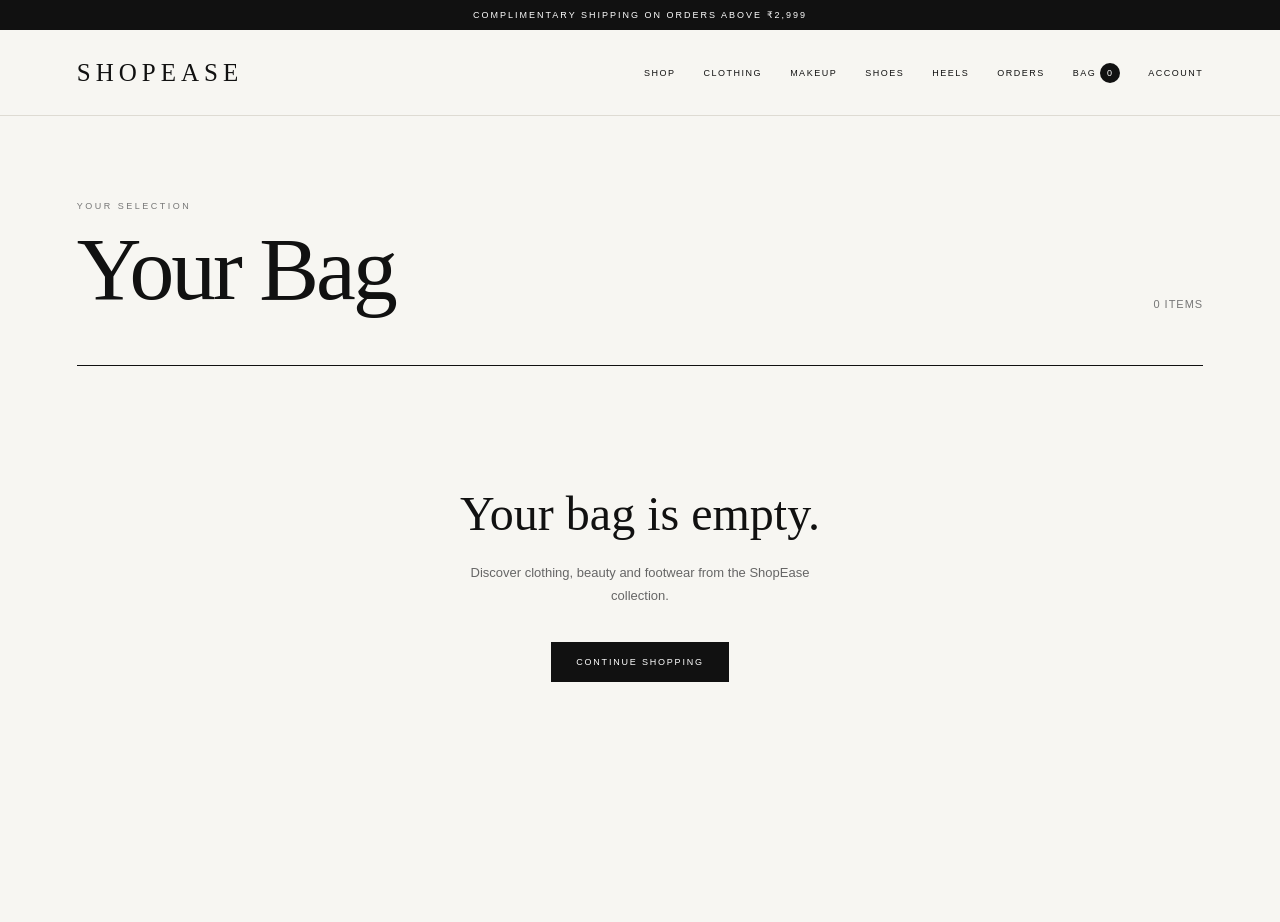
<file: frontend/cart.html>
<!DOCTYPE html>
<html lang="en">

<head>
<meta charset="UTF-8">
<meta name="viewport" content="width=device-width, initial-scale=1.0">

<title>Bag | ShopEase</title>

<style>

*{
    box-sizing:border-box;
    margin:0;
    padding:0;
}

body{
    background:#f7f6f2;
    color:#111;
    font-family:Arial,Helvetica,sans-serif;
}

a{
    color:inherit;
    text-decoration:none;
}

button{
    font-family:inherit;
}

.top-strip{
    background:#111;
    color:#fff;
    text-align:center;
    padding:10px;
    font-size:9px;
    letter-spacing:2px;
}

.nav{
    height:86px;
    border-bottom:1px solid #dedbd3;
    display:flex;
    align-items:center;
    justify-content:space-between;
    padding:0 6vw;
    background:#f7f6f2;
}

.brand{
    font:400 25px Georgia,serif;
    letter-spacing:5px;
}

.nav-links{
    display:flex;
    gap:28px;
    align-items:center;
}

.nav-links a{
    font-size:9px;
    letter-spacing:1.5px;
}

.bag-count{
    display:inline-flex;
    min-width:20px;
    height:20px;
    padding:0 6px;
    border-radius:50%;
    background:#111;
    color:#fff;
    align-items:center;
    justify-content:center;
    font-size:9px;
}

.main{
    max-width:1450px;
    margin:auto;
    padding:85px 6vw 120px;
}

.eyebrow{
    font-size:9px;
    letter-spacing:2.5px;
    color:#777;
    margin-bottom:18px;
}

.title-row{
    display:flex;
    justify-content:space-between;
    align-items:end;
    margin-bottom:55px;
}

.title{
    font:400 clamp(55px,7vw,90px)/.9 Georgia,serif;
    letter-spacing:-3px;
}

.count{
    color:#777;
    font-size:11px;
    letter-spacing:1px;
}

.layout{
    display:grid;
    grid-template-columns:minmax(0,1fr) 360px;
    gap:80px;
    align-items:start;
}

.items{
    border-top:1px solid #111;
}

.item{
    display:grid;
    grid-template-columns:150px minmax(0,1fr) auto;
    gap:25px;
    padding:25px 0;
    border-bottom:1px solid #dedbd3;
}

.image{
    width:150px;
    height:190px;
    object-fit:cover;
    background:#e2dfd8;
}

.category{
    font-size:9px;
    letter-spacing:1.5px;
    color:#777;
    text-transform:uppercase;
    margin-bottom:8px;
}

.name{
    font:400 23px Georgia,serif;
}

.price{
    margin-top:12px;
    font-size:13px;
}

/* QUANTITY */

.qty{
    display:flex;
    width:108px;
    height:38px;
    margin-top:22px;
    border:1px solid #cfcac0;
}

.qty button{
    width:36px;
    border:0;
    background:transparent;
    cursor:pointer;
    font-size:15px;
    transition:background .2s ease;
}

.qty button:hover:not(:disabled){
    background:#eae8e2;
}

.qty button:disabled{
    opacity:.35;
    cursor:not-allowed;
}

.qty span{
    flex:1;
    display:grid;
    place-items:center;
    font-size:11px;
}

.remove{
    margin-top:16px;
    border:0;
    border-bottom:1px solid #999;
    background:none;
    color:#666;
    font-size:9px;
    letter-spacing:1.5px;
    cursor:pointer;
}

.remove:hover{
    color:#111;
    border-color:#111;
}

.item-total{
    font-size:13px;
    padding-top:5px;
    white-space:nowrap;
}

.summary{
    position:sticky;
    top:25px;
    background:#ebe9e3;
    padding:30px;
}

.summary h2{
    font:400 29px Georgia,serif;
    margin-bottom:28px;
}

.row{
    display:flex;
    justify-content:space-between;
    padding:14px 0;
    border-bottom:1px solid #d3d0c9;
    font-size:12px;
}

.row span:first-child{
    color:#666;
}

.total{
    display:flex;
    justify-content:space-between;
    padding:20px 0;
    font-size:15px;
    font-weight:600;
}

.checkout{
    display:flex;
    align-items:center;
    justify-content:center;
    min-height:52px;
    background:#111;
    color:#fff;
    border:1px solid #111;
    font-size:10px;
    letter-spacing:2px;
}

.checkout:hover{
    background:transparent;
    color:#111;
}

.continue{
    display:block;
    text-align:center;
    margin-top:22px;
    color:#555;
    font-size:9px;
    letter-spacing:1.5px;
}

.empty{
    padding:120px 20px;
    border-top:1px solid #111;
    text-align:center;
}

.empty h2{
    font:400 48px Georgia,serif;
}

.empty p{
    max-width:380px;
    margin:20px auto 35px;
    color:#666;
    font-size:13px;
    line-height:1.8;
}

.button{
    display:inline-flex;
    padding:15px 25px;
    background:#111;
    color:#fff;
    font-size:9px;
    letter-spacing:1.8px;
}

.notice{
    position:fixed;
    right:25px;
    bottom:25px;
    background:#111;
    color:#fff;
    padding:15px 20px;
    font-size:11px;
    z-index:999;
}

@media(max-width:850px){

    .nav{
        height:auto;
        padding:22px 20px;
        align-items:flex-start;
    }

    .nav-links{
        gap:12px;
        flex-wrap:wrap;
        justify-content:flex-end;
    }

    .layout{
        grid-template-columns:1fr;
        gap:50px;
    }

    .summary{
        position:static;
    }

    .main{
        padding:60px 20px 90px;
    }
}

@media(max-width:600px){

    .title-row{
        display:block;
    }

    .count{
        display:block;
        margin-top:20px;
    }

    .item{
        grid-template-columns:95px minmax(0,1fr);
        gap:16px;
    }

    .image{
        width:95px;
        height:130px;
    }

    .name{
        font-size:18px;
    }

    .item-total{
        grid-column:2;
    }

    .summary{
        padding:25px;
    }

    .empty h2{
        font-size:38px;
    }
}

</style>

</head>


<body>

<div class="top-strip">
    COMPLIMENTARY SHIPPING ON ORDERS ABOVE ₹2,999
</div>


<header class="nav">

    <a
        class="brand"
        href="./index.html"
    >
        SHOPEASE
    </a>


    <nav class="nav-links">

        <a href="./index.html">
            SHOP
        </a>

        <a href="./index.html?category=Clothing#products">
            CLOTHING
        </a>

        <a href="./index.html?category=Makeup#products">
            MAKEUP
        </a>

        <a href="./index.html?category=Shoes#products">
            SHOES
        </a>

        <a href="./index.html?category=Heels#products">
            HEELS
        </a>

        <a href="./orders.html">
            ORDERS
        </a>

        <a href="./cart.html">
            BAG
            <span
                class="bag-count"
                id="bag-count"
            >
                0
            </span>
        </a>

        <a
            href="./dashboard.html"
            id="account-link"
        >
            ACCOUNT
        </a>

    </nav>

</header>


<main class="main">

    <div class="title-row">

        <div>

            <p class="eyebrow">
                YOUR SELECTION
            </p>

            <h1 class="title">
                Your Bag
            </h1>

        </div>


        <p
            class="count"
            id="count"
        >
            0 ITEMS
        </p>

    </div>


    <div id="cart"></div>

</main>


<script>

/* ==============================
   CART
============================== */

function getCart(){

    try{

        const cart =
            JSON.parse(
                localStorage.getItem("cart") || "[]"
            );

        return Array.isArray(cart)
            ? cart
            : [];

    }catch{

        return [];

    }
}


function saveCart(cart){

    localStorage.setItem(
        "cart",
        JSON.stringify(cart)
    );

}


/* ==============================
   PRICE
============================== */

function money(value){

    return Number(value || 0).toLocaleString(
        "en-IN",
        {
            style:"currency",
            currency:"INR",
            maximumFractionDigits:0
        }
    );

}


/* ==============================
   SECURITY
============================== */

function esc(value = ""){

    return String(value).replace(
        /[&<>\"']/g,
        character => ({
            "&":"&amp;",
            "<":"&lt;",
            ">":"&gt;",
            "\"":"&quot;",
            "'":"&#39;"
        }[character])
    );

}


/* ==============================
   SAFE IMAGE
============================== */

function img(value){

    try{

        const url =
            new URL(value);

        return [
            "http:",
            "https:"
        ].includes(url.protocol)
            ? url.href
            : "";

    }catch{

        return "";

    }

}


/* ==============================
   NOTIFICATION
============================== */

function notify(message){

    const old =
        document.querySelector(".notice");

    if(old){
        old.remove();
    }


    const notification =
        document.createElement("div");

    notification.className =
        "notice";

    notification.textContent =
        message;

    document.body.appendChild(
        notification
    );


    setTimeout(
        () => notification.remove(),
        1600
    );

}


/* ==============================
   TOTAL ITEMS
============================== */

function count(){

    return getCart().reduce(
        (total,item) => {

            return total +
                Math.max(
                    0,
                    Number(item.quantity) || 0
                );

        },
        0
    );

}


/* ==============================
   UPDATE BAG COUNT
============================== */

function updateCount(){

    const total =
        count();


    document.getElementById(
        "bag-count"
    ).textContent =
        total;


    document.getElementById(
        "count"
    ).textContent =
        `${total} ${
            total === 1
                ? "ITEM"
                : "ITEMS"
        }`;

}


/* ==============================
   CHANGE QUANTITY
============================== */

function changeQty(id, delta){

    const cart =
        getCart();


    const item =
        cart.find(
            product =>
                String(product._id) ===
                String(id)
        );


    if(!item){
        return;
    }


    const currentQuantity =
        Number(item.quantity) || 1;


    const newQuantity =
        currentQuantity + delta;


    /*
       Never allow quantity below 1.
    */

    item.quantity =
        Math.max(
            1,
            newQuantity
        );


    saveCart(cart);


    /*
       Re-render everything.

       This updates:
       - quantity
       - item total
       - subtotal
       - shipping
       - grand total
       - bag count
    */

    render();

}


/* ==============================
   REMOVE ITEM
============================== */

function removeItem(id){

    const cart =
        getCart();


    const updatedCart =
        cart.filter(
            item =>
                String(item._id) !==
                String(id)
        );


    saveCart(
        updatedCart
    );


    notify(
        "Item removed from your bag."
    );


    render();

}


/* ==============================
   RENDER CART
============================== */

function render(){

    const cart =
        getCart();


    updateCount();


    const container =
        document.getElementById(
            "cart"
        );


    /* EMPTY BAG */

    if(cart.length === 0){

        container.innerHTML = `

            <div class="empty">

                <h2>
                    Your bag is empty.
                </h2>

                <p>
                    Discover clothing, beauty and footwear
                    from the ShopEase collection.
                </p>

                <a
                    class="button"
                    href="./index.html"
                >
                    CONTINUE SHOPPING
                </a>

            </div>

        `;

        return;

    }


    let subtotal = 0;


    /* PRODUCTS */

    const itemsHTML =
        cart.map(item => {

            const quantity =
                Math.max(
                    1,
                    Number(item.quantity) || 1
                );


            const price =
                Math.max(
                    0,
                    Number(item.price) || 0
                );


            const itemTotal =
                quantity * price;


            subtotal +=
                itemTotal;


            const image =
                img(item.image);


            return `

                <article class="item">

                    ${
                        image

                        ? `

                            <img
                                class="image"
                                src="${esc(image)}"
                                alt="${esc(
                                    item.name ||
                                    "Product"
                                )}"
                            >

                        `

                        : `

                            <div class="image"></div>

                        `
                    }


                    <div>

                        <p class="category">
                            ${esc(
                                item.category ||
                                "Collection"
                            )}
                        </p>


                        <h2 class="name">
                            ${esc(
                                item.name ||
                                "Product"
                            )}
                        </h2>


                        <p class="price">
                            ${money(price)}
                        </p>


                        <!-- QUANTITY CONTROL -->

                        <div class="qty">

                            <button
                                type="button"
                                data-action="minus"
                                data-id="${esc(item._id)}"
                                ${
                                    quantity === 1
                                        ? "disabled"
                                        : ""
                                }
                                aria-label="Decrease quantity"
                            >
                                −
                            </button>


                            <span>
                                ${quantity}
                            </span>


                            <button
                                type="button"
                                data-action="plus"
                                data-id="${esc(item._id)}"
                                aria-label="Increase quantity"
                            >
                                +
                            </button>

                        </div>


                        <button
                            class="remove"
                            type="button"
                            data-action="remove"
                            data-id="${esc(item._id)}"
                        >
                            REMOVE
                        </button>

                    </div>


                    <div class="item-total">
                        ${money(itemTotal)}
                    </div>

                </article>

            `;

        }).join("");


    /*
       SHIPPING
    */

    const shipping =
        subtotal >= 2999
            ? 0
            : 199;


    const total =
        subtotal +
        shipping;


    /* SUMMARY */

    container.innerHTML = `

        <div class="layout">


            <section class="items">

                ${itemsHTML}

            </section>


            <aside class="summary">

                <h2>
                    Order summary
                </h2>


                <div class="row">

                    <span>
                        Subtotal
                    </span>

                    <span>
                        ${money(subtotal)}
                    </span>

                </div>


                <div class="row">

                    <span>
                        Shipping
                    </span>

                    <span>
                        ${
                            shipping === 0
                                ? "FREE"
                                : money(shipping)
                        }
                    </span>

                </div>


                <div class="row">

                    <span>
                        Complimentary shipping
                    </span>

                    <span>
                        ₹2,999+
                    </span>

                </div>


                <div class="total">

                    <span>
                        TOTAL
                    </span>

                    <span>
                        ${money(total)}
                    </span>

                </div>


                <a
                    class="checkout"
                    href="./checkout.html"
                >
                    PROCEED TO CHECKOUT
                </a>


                <a
                    class="continue"
                    href="./index.html"
                >
                    CONTINUE SHOPPING
                </a>

            </aside>

        </div>

    `;

}


/* ==============================
   BUTTON HANDLER
============================== */

document
    .getElementById("cart")
    .addEventListener(
        "click",
        function(event){

            const button =
                event.target.closest(
                    "button[data-action]"
                );


            if(!button){
                return;
            }


            const id =
                button.dataset.id;


            const action =
                button.dataset.action;


            if(action === "minus"){

                changeQty(
                    id,
                    -1
                );

            }


            if(action === "plus"){

                changeQty(
                    id,
                    1
                );

            }


            if(action === "remove"){

                removeItem(
                    id
                );

            }

        }
    );


/* ==============================
   ACCOUNT LINK
============================== */

document.getElementById(
    "account-link"
).href =
    localStorage.getItem("token")
        ? "./dashboard.html"
        : "./login.html";


/* ==============================
   START
============================== */

render();

</script>

</body>

</html>
</file>
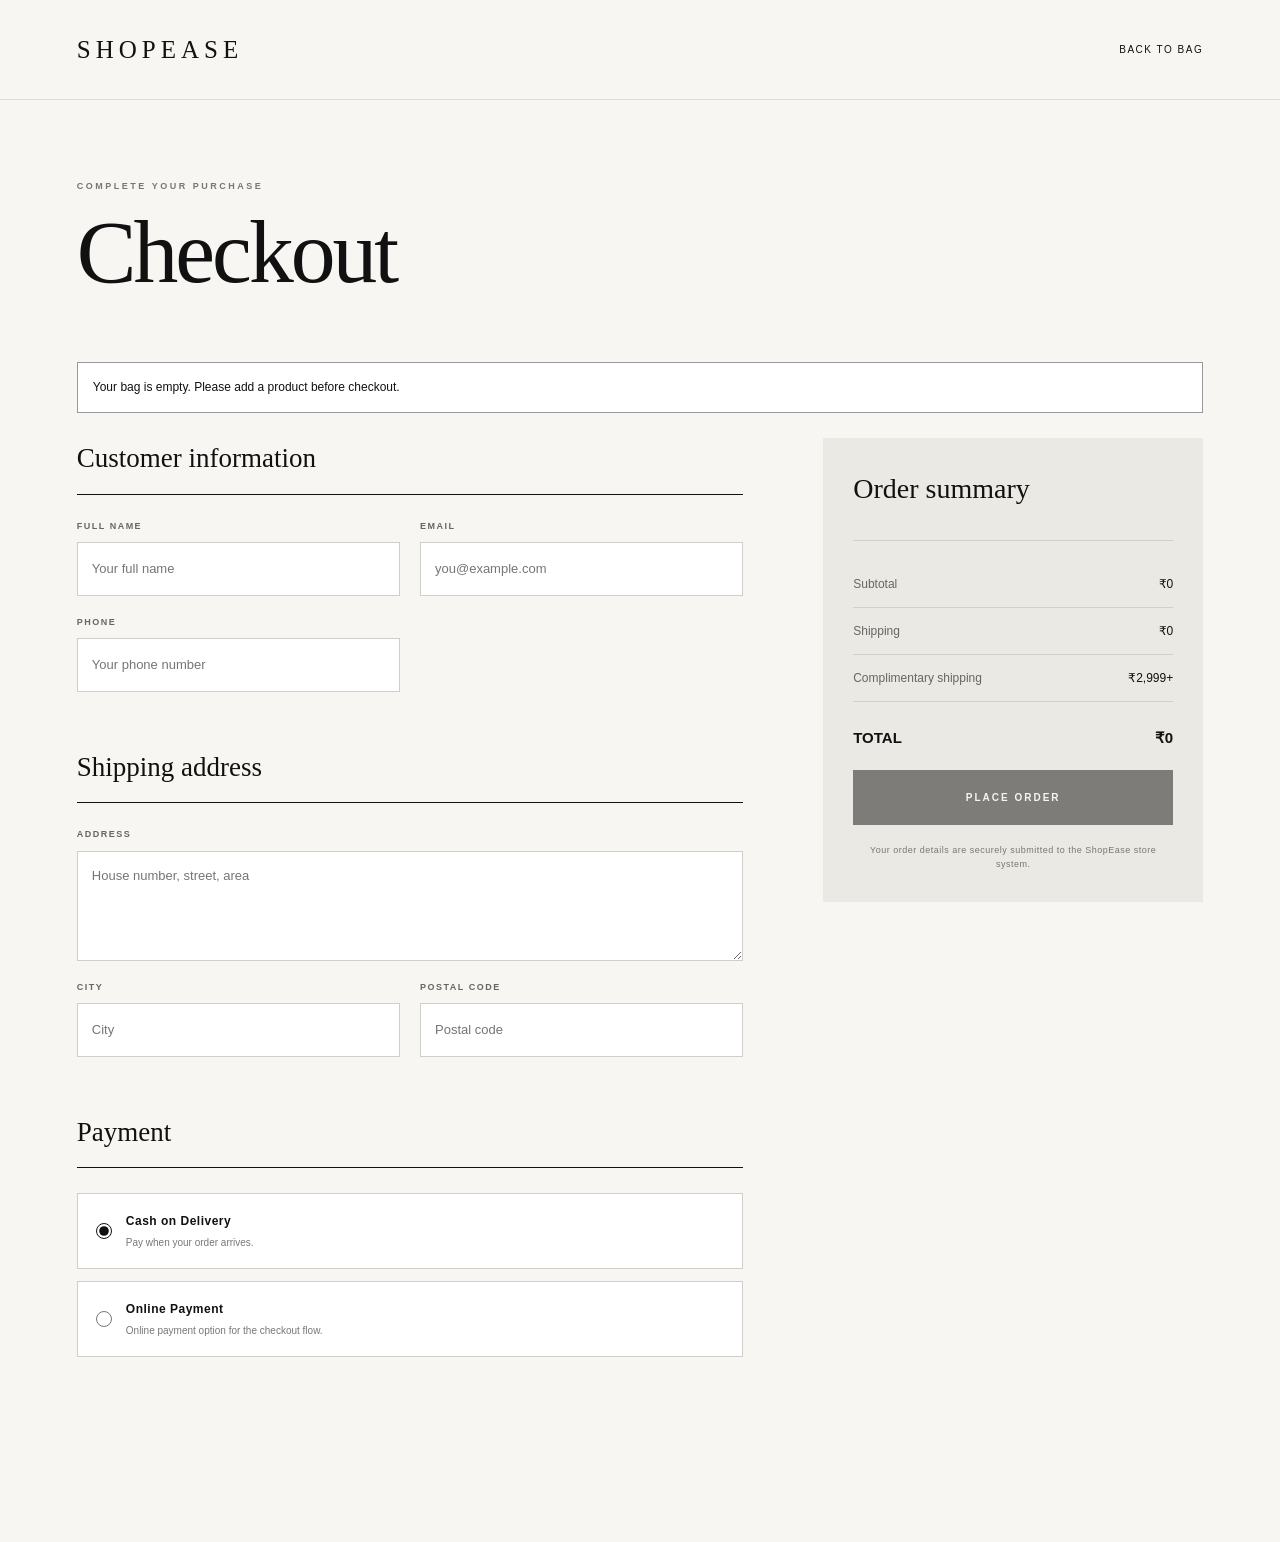
<file: frontend/checkout.html>
<!DOCTYPE html>
<html lang="en">

<head>

    <meta charset="UTF-8">

    <meta
        name="viewport"
        content="width=device-width, initial-scale=1.0"
    >

    <title>Checkout | ShopEase</title>

    <link
        rel="stylesheet"
        href="style.css"
    >

    <style>

        /* =====================================================
           CHECKOUT PAGE
        ===================================================== */

        .checkout-page {
            min-height: 100vh;
            background: #f7f6f2;
            color: #111111;
        }


        /* HEADER */

        .checkout-header {
            display: flex;
            align-items: center;
            justify-content: space-between;

            height: 100px;

            padding: 0 6vw;

            border-bottom: 1px solid #dedcd6;
        }

        .checkout-logo {
            font-family: Georgia, "Times New Roman", serif;

            font-size: 25px;
            letter-spacing: 5px;
        }

        .checkout-back {
            font-size: 10px;
            letter-spacing: 1.5px;
        }


        /* MAIN */

        .checkout-main {
            max-width: 1450px;

            margin: auto;

            padding: 80px 6vw 130px;
        }


        .checkout-label {
            margin-bottom: 18px;

            color: #777777;

            font-size: 9px;
            font-weight: 600;
            letter-spacing: 2.5px;
        }


        .checkout-title {
            margin-bottom: 70px;

            font-family: Georgia, "Times New Roman", serif;

            font-size: clamp(55px, 7vw, 90px);

            font-weight: 400;

            line-height: 0.9;

            letter-spacing: -3px;
        }


        /* LAYOUT */

        .checkout-layout {
            display: grid;

            grid-template-columns:
                minmax(0, 1fr)
                380px;

            gap: 80px;

            align-items: start;
        }


        /* FORM */

        .checkout-section {
            margin-bottom: 55px;
        }


        .checkout-section-title {
            margin-bottom: 25px;

            padding-bottom: 15px;

            border-bottom: 1px solid #111111;

            font-family: Georgia, "Times New Roman", serif;

            font-size: 27px;

            font-weight: 400;
        }


        .form-grid {
            display: grid;

            grid-template-columns: 1fr 1fr;

            gap: 20px;
        }


        .form-group {
            display: flex;

            flex-direction: column;

            gap: 9px;
        }


        .form-group.full {
            grid-column: 1 / -1;
        }


        .form-group label {
            color: #666666;

            font-size: 9px;

            font-weight: 600;

            letter-spacing: 1.5px;

            text-transform: uppercase;
        }


        .form-group input,
        .form-group textarea,
        .form-group select {

            width: 100%;

            padding: 16px 14px;

            border: 1px solid #cfcfc9;

            border-radius: 0;

            outline: none;

            background: #ffffff;

            color: #111111;

            font-family: inherit;

            font-size: 13px;

            box-sizing: border-box;

            transition:
                border-color 0.2s ease,
                background 0.2s ease;
        }


        .form-group textarea {

            min-height: 110px;

            resize: vertical;
        }


        .form-group input:focus,
        .form-group textarea:focus,
        .form-group select:focus {

            border-color: #111111;

            background: #fafafa;
        }


        /* PAYMENT */

        .payment-options {
            display: flex;

            flex-direction: column;

            gap: 12px;
        }


        .payment-option {

            display: flex;

            align-items: center;

            gap: 14px;

            padding: 18px;

            border: 1px solid #cfcfc9;

            background: #ffffff;

            cursor: pointer;

            transition:
                border-color 0.2s ease,
                background 0.2s ease;
        }


        .payment-option:hover {

            border-color: #111111;

        }


        .payment-option input {

            width: 16px;

            height: 16px;

            accent-color: #111111;

        }


        .payment-option-content {

            display: flex;

            flex-direction: column;

            gap: 5px;
        }


        .payment-option-title {

            font-size: 12px;

            font-weight: 600;

            letter-spacing: 0.5px;
        }


        .payment-option-description {

            color: #777777;

            font-size: 10px;

            line-height: 1.5;
        }


        /* ORDER SUMMARY */

        .checkout-summary {

            position: sticky;

            top: 30px;

            padding: 30px;

            background: #ebe9e3;
        }


        .summary-title {

            margin-bottom: 30px;

            font-family: Georgia, "Times New Roman", serif;

            font-size: 28px;

            font-weight: 400;
        }


        .summary-items {

            margin-bottom: 20px;

            border-top: 1px solid #d3d0c9;
        }


        .summary-item {

            display: flex;

            justify-content: space-between;

            gap: 20px;

            padding: 15px 0;

            border-bottom: 1px solid #d3d0c9;

            font-size: 11px;
        }


        .summary-item-name {

            color: #444444;

            line-height: 1.5;
        }


        .summary-item-price {

            white-space: nowrap;
        }


        .summary-row {

            display: flex;

            justify-content: space-between;

            padding: 14px 0;

            border-bottom: 1px solid #d3d0c9;

            font-size: 12px;
        }


        .summary-row span:first-child {

            color: #666666;
        }


        .summary-total {

            display: flex;

            justify-content: space-between;

            margin-top: 5px;

            padding: 20px 0;

            font-size: 15px;

            font-weight: 600;
        }


        /* PLACE ORDER */

        .place-order-button {

            display: flex;

            align-items: center;

            justify-content: center;

            width: 100%;

            min-height: 55px;

            border: 1px solid #111111;

            background: #111111;

            color: #ffffff;

            cursor: pointer;

            font-family: inherit;

            font-size: 10px;

            font-weight: 600;

            letter-spacing: 2px;

            transition:
                background 0.25s ease,
                color 0.25s ease;
        }


        .place-order-button:hover {

            background: transparent;

            color: #111111;
        }


        .place-order-button:disabled {

            opacity: 0.5;

            cursor: not-allowed;
        }


        .secure-note {

            margin-top: 18px;

            color: #777777;

            text-align: center;

            font-size: 9px;

            line-height: 1.6;

            letter-spacing: 0.5px;
        }


        /* MESSAGE */

        .checkout-message {

            display: none;

            margin-bottom: 25px;

            padding: 15px;

            border: 1px solid #cfcfc9;

            background: #ffffff;

            font-size: 12px;

            line-height: 1.6;
        }


        .checkout-message.show {

            display: block;
        }


        .checkout-message.error {

            border-color: #999999;

        }


        /* NOTIFICATION */

        .checkout-notification {

            position: fixed;

            right: 25px;

            bottom: 25px;

            z-index: 9999;

            padding: 16px 22px;

            background: #111111;

            color: #ffffff;

            font-size: 11px;

            transform: translateY(20px);

            opacity: 0;

            transition:
                opacity 0.3s ease,
                transform 0.3s ease;
        }


        .checkout-notification.show {

            transform: translateY(0);

            opacity: 1;
        }


        /* RESPONSIVE */

        @media (max-width: 900px) {

            .checkout-layout {

                grid-template-columns: 1fr;

                gap: 50px;
            }


            .checkout-summary {

                position: static;
            }

        }


        @media (max-width: 600px) {

            .checkout-header {

                height: 75px;

                padding: 0 20px;
            }


            .checkout-logo {

                font-size: 19px;

                letter-spacing: 4px;
            }


            .checkout-back {

                font-size: 8px;
            }


            .checkout-main {

                padding: 60px 20px 90px;
            }


            .checkout-title {

                margin-bottom: 50px;

                font-size: 55px;
            }


            .form-grid {

                grid-template-columns: 1fr;
            }


            .form-group.full {

                grid-column: auto;
            }


            .checkout-summary {

                padding: 25px;
            }

        }

    </style>

</head>


<body class="checkout-page">


    <!-- =====================================================
         HEADER
    ====================================================== -->

    <header class="checkout-header">

        <a
            href="./index.html"
            class="checkout-logo"
            onclick="window.location.href='./index.html'; return false;"
        >
            SHOPEASE
        </a>


        <a
            href="./cart.html"
            class="checkout-back"
            onclick="window.location.href='./cart.html'; return false;"
        >
            BACK TO BAG
        </a>

    </header>



    <!-- =====================================================
         MAIN
    ====================================================== -->

    <main class="checkout-main">


        <p class="checkout-label">
            COMPLETE YOUR PURCHASE
        </p>


        <h1 class="checkout-title">
            Checkout
        </h1>



        <div
            id="checkout-message"
            class="checkout-message"
        ></div>



        <div class="checkout-layout">


            <!-- =================================================
                 CHECKOUT FORM
            ================================================== -->

            <section>


                <!-- CUSTOMER INFORMATION -->

                <div class="checkout-section">

                    <h2 class="checkout-section-title">
                        Customer information
                    </h2>


                    <div class="form-grid">


                        <div class="form-group">

                            <label for="fullName">
                                Full name
                            </label>

                            <input
                                type="text"
                                id="fullName"
                                placeholder="Your full name"
                                required
                            >

                        </div>



                        <div class="form-group">

                            <label for="email">
                                Email
                            </label>

                            <input
                                type="email"
                                id="email"
                                placeholder="you@example.com"
                                required
                            >

                        </div>



                        <div class="form-group">

                            <label for="phone">
                                Phone
                            </label>

                            <input
                                type="tel"
                                id="phone"
                                placeholder="Your phone number"
                                required
                            >

                        </div>


                    </div>

                </div>



                <!-- SHIPPING ADDRESS -->

                <div class="checkout-section">

                    <h2 class="checkout-section-title">
                        Shipping address
                    </h2>


                    <div class="form-grid">


                        <div class="form-group full">

                            <label for="address">
                                Address
                            </label>

                            <textarea
                                id="address"
                                placeholder="House number, street, area"
                                required
                            ></textarea>

                        </div>



                        <div class="form-group">

                            <label for="city">
                                City
                            </label>

                            <input
                                type="text"
                                id="city"
                                placeholder="City"
                                required
                            >

                        </div>



                        <div class="form-group">

                            <label for="postalCode">
                                Postal code
                            </label>

                            <input
                                type="text"
                                id="postalCode"
                                placeholder="Postal code"
                                required
                            >

                        </div>


                    </div>

                </div>



                <!-- PAYMENT -->

                <div class="checkout-section">

                    <h2 class="checkout-section-title">
                        Payment
                    </h2>


                    <div class="payment-options">


                        <label class="payment-option">

                            <input
                                type="radio"
                                name="paymentMethod"
                                value="cash_on_delivery"
                                checked
                            >


                            <span class="payment-option-content">

                                <span class="payment-option-title">
                                    Cash on Delivery
                                </span>

                                <span class="payment-option-description">
                                    Pay when your order arrives.
                                </span>

                            </span>

                        </label>



                        <label class="payment-option">

                            <input
                                type="radio"
                                name="paymentMethod"
                                value="online"
                            >


                            <span class="payment-option-content">

                                <span class="payment-option-title">
                                    Online Payment
                                </span>

                                <span class="payment-option-description">
                                    Online payment option for the checkout flow.
                                </span>

                            </span>

                        </label>


                    </div>

                </div>


            </section>



            <!-- =================================================
                 ORDER SUMMARY
            ================================================== -->

            <aside class="checkout-summary">


                <h2 class="summary-title">
                    Order summary
                </h2>


                <div
                    id="summary-items"
                    class="summary-items"
                >
                </div>


                <div class="summary-row">

                    <span>
                        Subtotal
                    </span>

                    <span id="summary-subtotal">
                        ₹0
                    </span>

                </div>


                <div class="summary-row">

                    <span>
                        Shipping
                    </span>

                    <span id="summary-shipping">
                        ₹0
                    </span>

                </div>


                <div class="summary-row">

                    <span>
                        Complimentary shipping
                    </span>

                    <span>
                        ₹2,999+
                    </span>

                </div>


                <div class="summary-total">

                    <span>
                        TOTAL
                    </span>

                    <span id="summary-total">
                        ₹0
                    </span>

                </div>


                <button
                    type="button"
                    id="place-order-button"
                    class="place-order-button"
                >
                    PLACE ORDER
                </button>


                <p class="secure-note">
                    Your order details are securely submitted
                    to the ShopEase store system.
                </p>


            </aside>


        </div>


    </main>



    <script>

        /* =====================================================
           CONFIG
        ===================================================== */

        const API_URL =
            "http://localhost:5000";


        /* =====================================================
           CART
        ===================================================== */

        function getCart() {

            try {

                return JSON.parse(
                    localStorage.getItem("cart")
                ) || [];

            } catch (error) {

                return [];

            }

        }


        function formatPrice(price) {

            return new Intl.NumberFormat(
                "en-IN",
                {
                    style: "currency",
                    currency: "INR",
                    maximumFractionDigits: 0
                }
            ).format(price);

        }


        /* =====================================================
           MESSAGE
        ===================================================== */

        function showMessage(
            message,
            isError = false
        ) {

            const element =
                document.getElementById(
                    "checkout-message"
                );


            element.textContent =
                message;


            element.className =
                "checkout-message show";


            if (isError) {

                element.classList.add(
                    "error"
                );

            }

        }


        /* =====================================================
           LOAD USER
        ===================================================== */

        function loadUserData() {

            try {

                const user =
                    JSON.parse(
                        localStorage.getItem("user")
                    );


                if (!user) {
                    return;
                }


                if (user.name) {

                    document.getElementById(
                        "fullName"
                    ).value = user.name;

                }


                if (user.email) {

                    document.getElementById(
                        "email"
                    ).value = user.email;

                }

            } catch (error) {

                console.log(
                    "No saved user information."
                );

            }

        }


        /* =====================================================
           RENDER SUMMARY
        ===================================================== */

        function renderSummary() {

            const cart =
                getCart();


            if (cart.length === 0) {

                showMessage(
                    "Your bag is empty. Please add a product before checkout.",
                    true
                );


                document.getElementById(
                    "place-order-button"
                ).disabled = true;


                return;

            }


            let subtotal = 0;


            const summaryHTML =
                cart.map(item => {

                    const quantity =
                        Number(
                            item.quantity || 1
                        );


                    const price =
                        Number(
                            item.price || 0
                        );


                    const itemTotal =
                        price * quantity;


                    subtotal += itemTotal;


                    return `

                        <div class="summary-item">

                            <span class="summary-item-name">
                                ${item.name || "Product"}
                                × ${quantity}
                            </span>

                            <span class="summary-item-price">
                                ${formatPrice(itemTotal)}
                            </span>

                        </div>

                    `;

                }).join("");


            const shipping =
                subtotal >= 2999
                    ? 0
                    : 199;


            const total =
                subtotal + shipping;


            document.getElementById(
                "summary-items"
            ).innerHTML =
                summaryHTML;


            document.getElementById(
                "summary-subtotal"
            ).textContent =
                formatPrice(subtotal);


            document.getElementById(
                "summary-shipping"
            ).textContent =
                shipping === 0
                    ? "FREE"
                    : formatPrice(shipping);


            document.getElementById(
                "summary-total"
            ).textContent =
                formatPrice(total);

        }


        /* =====================================================
           PLACE ORDER
        ===================================================== */

        async function placeOrder() {

            const token =
                localStorage.getItem("token");


            if (!token) {

                showMessage(
                    "Please log in before placing an order.",
                    true
                );


                setTimeout(() => {

                    window.location.href =
                        "./login.html";

                }, 1200);


                return;

            }


            const cart =
                getCart();


            if (cart.length === 0) {

                showMessage(
                    "Your bag is empty.",
                    true
                );

                return;

            }


            const fullName =
                document.getElementById(
                    "fullName"
                ).value.trim();


            const email =
                document.getElementById(
                    "email"
                ).value.trim();


            const phone =
                document.getElementById(
                    "phone"
                ).value.trim();


            const address =
                document.getElementById(
                    "address"
                ).value.trim();


            const city =
                document.getElementById(
                    "city"
                ).value.trim();


            const postalCode =
                document.getElementById(
                    "postalCode"
                ).value.trim();


            const paymentMethod =
                document.querySelector(
                    'input[name="paymentMethod"]:checked'
                ).value;


            if (
                !fullName ||
                !email ||
                !phone ||
                !address ||
                !city ||
                !postalCode
            ) {

                showMessage(
                    "Please complete all required customer and shipping information.",
                    true
                );

                return;

            }


            const button =
                document.getElementById(
                    "place-order-button"
                );


            button.disabled = true;

            button.textContent =
                "PLACING ORDER...";


            try {

                const orderItems =
                    cart.map(item => ({

                        product:
                            item._id,

                        quantity:
                            Number(
                                item.quantity || 1
                            )

                    }));


                const response =
                    await fetch(
                        `${API_URL}/api/orders`,
                        {
                            method: "POST",

                            headers: {
                                "Content-Type":
                                    "application/json",

                                "Authorization":
                                    `Bearer ${token}`
                            },

                            body:
                                JSON.stringify({

                                    items:
                                        orderItems,

                                    shippingAddress: {

                                        fullName:
                                            fullName,

                                        email:
                                            email,

                                        phone:
                                            phone,

                                        address:
                                            address,

                                        city:
                                            city,

                                        postalCode:
                                            postalCode

                                    },

                                    paymentMethod:
                                        paymentMethod

                                })

                        }
                    );


                const data =
                    await response.json();


                if (!response.ok) {

                    throw new Error(
                        data.message ||
                        "Unable to place order."
                    );

                }


                /* =============================================
                   ORDER SUCCESS
                ============================================== */

                localStorage.removeItem(
                    "cart"
                );


                showMessage(
                    "Your order has been placed successfully."
                );


                button.textContent =
                    "ORDER PLACED";


                setTimeout(() => {

                    window.location.href =
                        "./orders.html";

                }, 1200);


            } catch (error) {

                console.error(
                    "Order error:",
                    error
                );


                showMessage(
                    error.message ||
                    "Something went wrong while placing your order.",
                    true
                );


                button.disabled = false;

                button.textContent =
                    "PLACE ORDER";

            }

        }


        /* =====================================================
           START
        ===================================================== */

        document.addEventListener(
            "DOMContentLoaded",
            () => {

                loadUserData();

                renderSummary();


                document
                    .getElementById(
                        "place-order-button"
                    )
                    .addEventListener(
                        "click",
                        placeOrder
                    );

            }
        );

    </script>

</body>

</html>
</file>
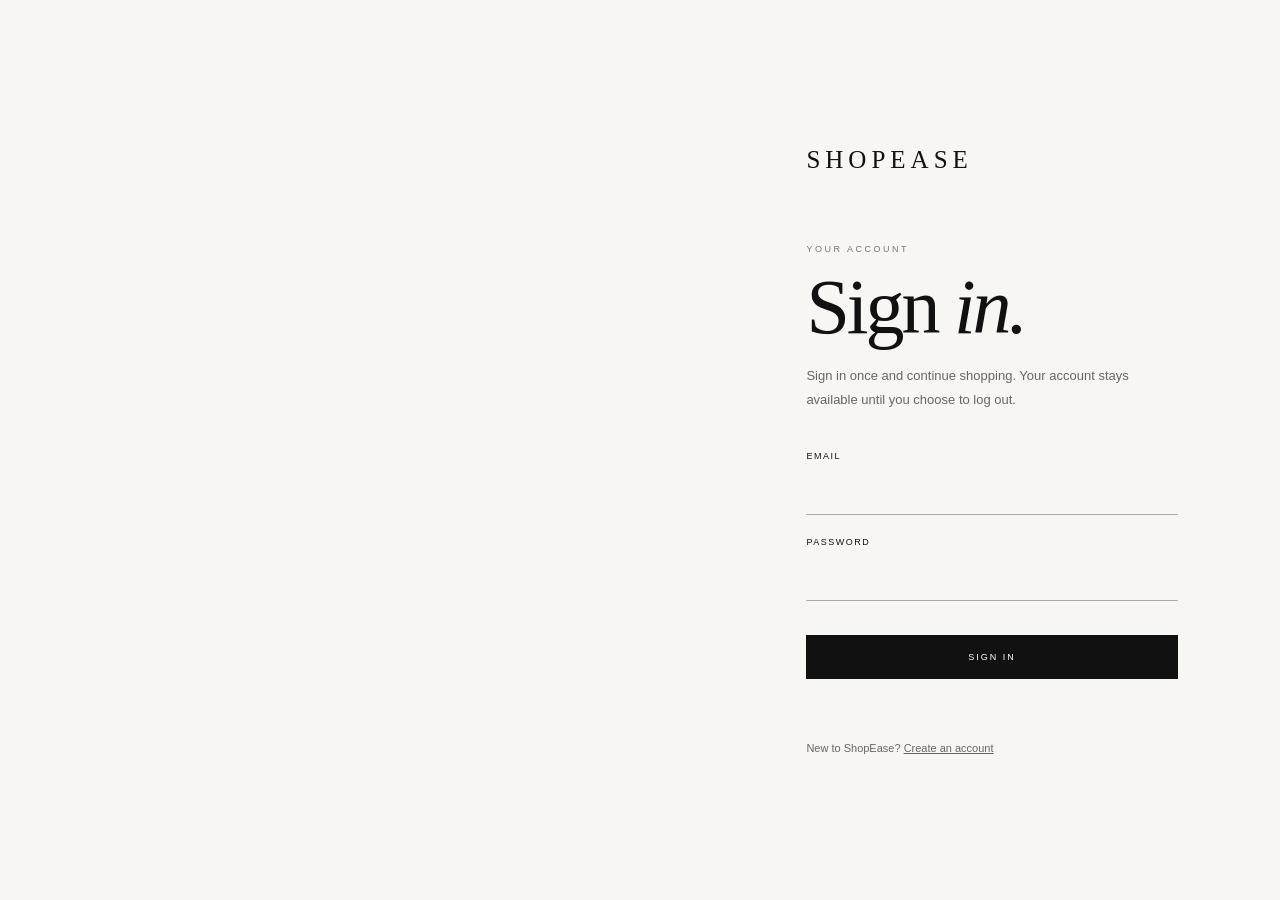
<file: frontend/dashboard.html>
<!DOCTYPE html>
<html lang="en">

<head>

    <meta charset="UTF-8">

    <meta
        name="viewport"
        content="width=device-width, initial-scale=1.0"
    >

    <title>Account | ShopEase</title>


    <style>

        * {
            box-sizing: border-box;
            margin: 0;
            padding: 0;
        }


        body {
            background: #f7f6f2;

            color: #111;

            font-family:
                Arial,
                Helvetica,
                sans-serif;
        }


        a {
            color: inherit;
            text-decoration: none;
        }


        .top {
            background: #111;

            color: #fff;

            text-align: center;

            padding: 10px;

            font-size: 9px;

            letter-spacing: 2px;
        }


        .nav {
            height: 86px;

            border-bottom:
                1px solid #dedbd3;

            display: flex;

            justify-content:
                space-between;

            align-items: center;

            padding: 0 6vw;
        }


        .brand {
            font-family: Georgia, serif;

            font-size: 25px;

            letter-spacing: 5px;
        }


        .links {
            display: flex;

            gap: 28px;

            align-items: center;
        }


        .links a,
        .logout {
            font-size: 9px;

            letter-spacing: 1.5px;
        }


        .logout {
            border: 0;

            background: none;

            cursor: pointer;

            color: #111;
        }


        .main {
            max-width: 1180px;

            margin: auto;

            padding:
                90px
                6vw;
        }


        .eyebrow {
            font-size: 9px;

            letter-spacing: 2.5px;

            color: #777;

            margin-bottom: 18px;
        }


        h1 {
            font-family: Georgia, serif;

            font-size:
                clamp(
                    55px,
                    8vw,
                    92px
                );

            line-height: .9;

            font-weight: 400;

            letter-spacing: -3px;
        }


        h1 em {
            font-style: italic;
        }


        .intro {
            max-width: 580px;

            margin-top: 25px;

            color: #666;

            font-size: 13px;

            line-height: 1.9;
        }


        .actions {
            display: flex;

            gap: 15px;

            margin-top: 35px;

            flex-wrap: wrap;
        }


        .button {
            padding:
                16px
                24px;

            background: #111;

            color: #fff;

            font-size: 9px;

            letter-spacing: 1.8px;
        }


        .button.alt {
            background: transparent;

            color: #111;

            border:
                1px solid #111;
        }


        .grid {
            display: grid;

            grid-template-columns:
                repeat(2, 1fr);

            gap: 1px;

            background: #d9d6cf;

            margin-top: 70px;

            border:
                1px solid #d9d6cf;
        }


        .card {
            background: #f7f6f2;

            padding: 30px;
        }


        .label {
            font-size: 9px;

            letter-spacing: 2px;

            color: #777;
        }


        .value {
            font-family: Georgia, serif;

            font-size: 42px;

            margin-top: 12px;
        }


        .footer {
            border-top:
                1px solid #dedbd3;

            padding:
                40px 6vw;

            color: #777;

            font-size: 10px;

            letter-spacing: 1px;

            display: flex;

            justify-content:
                space-between;
        }


        @media (max-width: 700px) {

            .nav {
                height: auto;

                padding:
                    22px
                    20px;

                align-items:
                    flex-start;
            }


            .links {
                gap: 12px;

                flex-wrap: wrap;

                justify-content:
                    flex-end;
            }


            .main {
                padding:
                    65px
                    20px;
            }


            .grid {
                grid-template-columns:
                    1fr;
            }


            .footer {
                padding:
                    30px
                    20px;

                display: block;
            }


            .footer span {
                display: block;

                margin: 8px 0;
            }

        }

    </style>

</head>


<body>


    <div class="top">

        COMPLIMENTARY SHIPPING ON ORDERS ABOVE ₹2,999

    </div>



    <header class="nav">


        <a
            class="brand"
            href="./index.html"
        >
            SHOPEASE
        </a>


        <nav class="links">


            <a href="./index.html">
                SHOP
            </a>


            <a href="./orders.html">
                ORDERS
            </a>


            <a href="./cart.html">
                BAG
                <span id="bag">
                    0
                </span>
            </a>


            <button
                class="logout"
                id="logout"
            >
                LOGOUT
            </button>


        </nav>


    </header>



    <main class="main">


        <p class="eyebrow">
            YOUR SHOPEASE ACCOUNT
        </p>


        <h1>
            Welcome <em>back.</em>
        </h1>


        <p
            class="intro"
            id="welcome"
        >
            Your account area is here when
            you need it. Shopping itself stays
            on the ShopEase home page.
        </p>


        <div class="actions">


            <a
                class="button"
                href="./index.html"
            >
                CONTINUE SHOPPING
            </a>


            <a
                class="button alt"
                href="./orders.html"
            >
                VIEW ORDERS
            </a>


        </div>



        <section class="grid">


            <div class="card">

                <p class="label">
                    YOUR ORDERS
                </p>

                <p
                    class="value"
                    id="orders"
                >
                    —
                </p>

            </div>


            <div class="card">

                <p class="label">
                    BAG ITEMS
                </p>

                <p
                    class="value"
                    id="cart"
                >
                    —
                </p>

            </div>


        </section>


    </main>



    <footer class="footer">

        <span>
            © 2026 ShopEase
        </span>

        <span>
            Fashion · Beauty · Footwear
        </span>

    </footer>



    <script>


        const API =
            "http://localhost:5000";


        const token =
            localStorage.getItem(
                "token"
            );


        /*
            Dashboard is now an ACCOUNT page.

            It requires login.
        */

        if (!token) {

            window.location.href =
                "./login.html";

        }


        /* USER NAME */

        try {

            const user =
                JSON.parse(
                    localStorage.getItem(
                        "user"
                    ) || "null"
                );


            if (
                user &&
                user.name
            ) {

                document.getElementById(
                    "welcome"
                ).textContent =
                    `Welcome back, ${user.name}. Your account area is here when you need it. Shopping itself stays on the ShopEase home page.`;

            }

        } catch {

            /* Ignore invalid user data */

        }


        /* BAG COUNT */

        try {

            const cart =
                JSON.parse(
                    localStorage.getItem(
                        "cart"
                    ) || "[]"
                );


            document.getElementById(
                "cart"
            ).textContent =
                cart.reduce(
                    (
                        total,
                        item
                    ) => {

                        return (
                            total +
                            Math.max(
                                0,
                                Number(
                                    item.quantity
                                ) || 0
                            )
                        );

                    },
                    0
                );


        } catch {

            document.getElementById(
                "cart"
            ).textContent =
                "0";

        }


        /* LOGOUT */

        document
            .getElementById("logout")
            .addEventListener(
                "click",
                function() {

                    localStorage.removeItem(
                        "token"
                    );

                    localStorage.removeItem(
                        "user"
                    );

                    window.location.href =
                        "./login.html";

                }
            );


        /* LOAD ORDERS */

        async function loadAccountData() {


            try {

                const response =
                    await fetch(
                        `${API}/api/orders`,
                        {
                            headers: {
                                Authorization:
                                    `Bearer ${token}`
                            }
                        }
                    );


                if (
                    response.status === 401
                ) {

                    localStorage.removeItem(
                        "token"
                    );

                    localStorage.removeItem(
                        "user"
                    );

                    window.location.href =
                        "./login.html";

                    return;

                }


                const orders =
                    await response.json();


                document.getElementById(
                    "orders"
                ).textContent =
                    Array.isArray(orders)
                        ? orders.length
                        : 0;

            } catch {

                document.getElementById(
                    "orders"
                ).textContent =
                    "0";

            }

        }


        loadAccountData();


    </script>


</body>

</html>
</file>
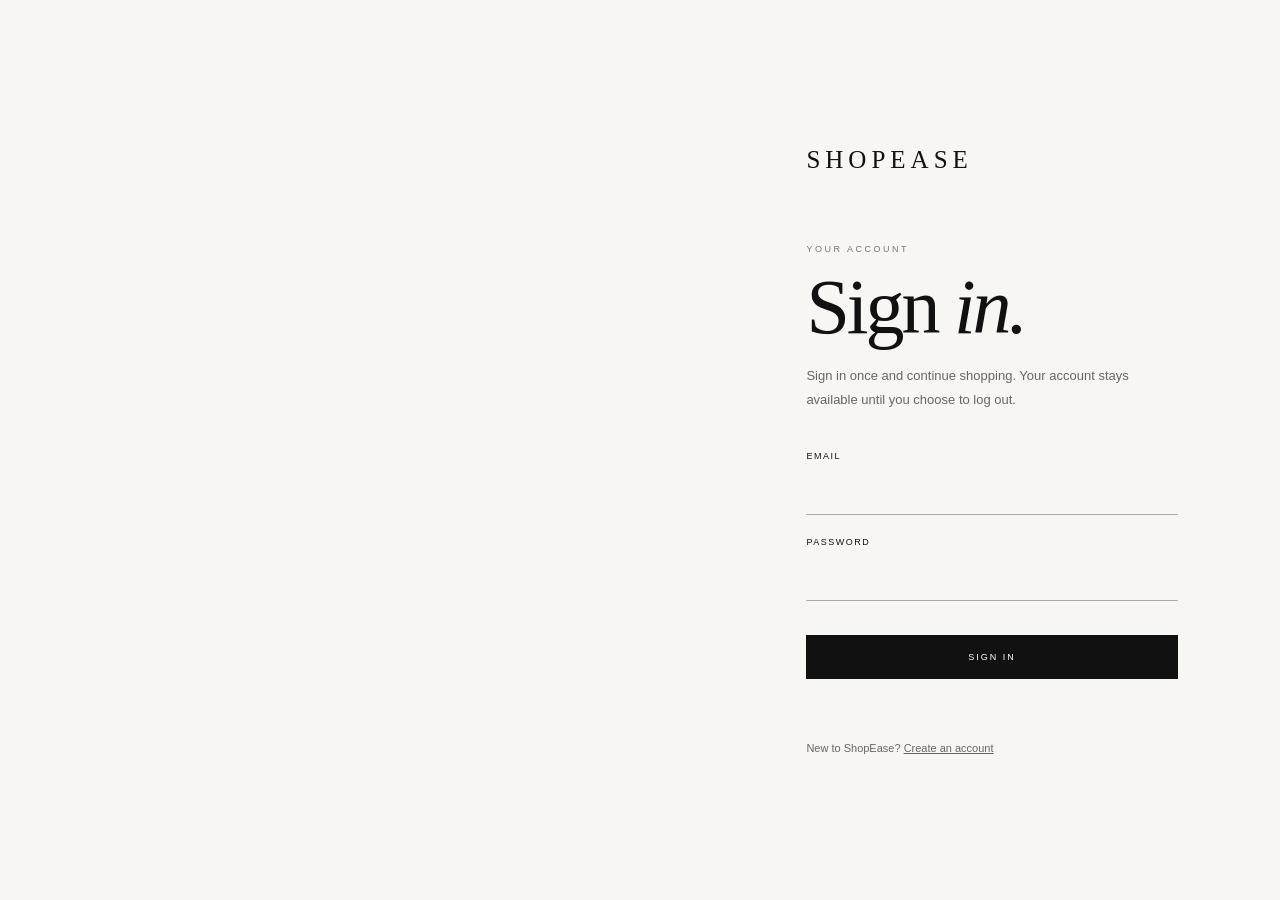
<file: frontend/login.html>
<!DOCTYPE html>
<html lang="en">

<head>

    <meta charset="UTF-8">

    <meta
        name="viewport"
        content="width=device-width, initial-scale=1.0"
    >

    <title>Login | ShopEase</title>


    <style>

        * {
            box-sizing: border-box;
            margin: 0;
            padding: 0;
        }


        body {
            min-height: 100vh;

            background: #f7f6f2;

            color: #111;

            font-family:
                Arial,
                Helvetica,
                sans-serif;
        }


        a {
            color: inherit;
            text-decoration: none;
        }


        .page {
            min-height: 100vh;

            display: grid;

            grid-template-columns:
                1.1fr
                .9fr;
        }


        .visual {
            min-height: 100vh;

            background-image:
                url(
                    "https://images.unsplash.com/photo-1483985988355-763728e1935b?auto=format&fit=crop&w=1600&q=90"
                );

            background-size: cover;

            background-position: center;
        }


        .panel {
            display: flex;

            align-items: center;

            padding: 8vw;

            background: #f7f6f2;
        }


        .inner {
            width: 100%;

            max-width: 430px;
        }


        .brand {
            font-family: Georgia, serif;

            font-size: 25px;

            letter-spacing: 5px;
        }


        .eyebrow {
            margin-top: 70px;

            font-size: 9px;

            letter-spacing: 2.5px;

            color: #777;
        }


        .title {
            margin-top: 18px;

            font-family: Georgia, serif;

            font-size:
                clamp(
                    52px,
                    7vw,
                    78px
                );

            line-height: .9;

            font-weight: 400;

            letter-spacing: -3px;
        }


        .title em {
            font-style: italic;
        }


        .intro {
            margin-top: 22px;

            color: #666;

            font-size: 13px;

            line-height: 1.8;
        }


        form {
            margin-top: 40px;
        }


        .field {
            margin-bottom: 22px;
        }


        label {
            display: block;

            font-size: 9px;

            letter-spacing: 1.5px;

            margin-bottom: 9px;
        }


        input {
            width: 100%;

            padding: 14px 0;

            border: 0;

            border-bottom:
                1px solid #aaa;

            background: transparent;

            outline: none;

            font-size: 14px;
        }


        input:focus {
            border-bottom-color: #111;
        }


        button {
            width: 100%;

            margin-top: 12px;

            padding: 16px;

            background: #111;

            color: #fff;

            border: 1px solid #111;

            font-size: 9px;

            letter-spacing: 2px;

            cursor: pointer;

            transition:
                background .2s ease,
                color .2s ease;
        }


        button:hover {
            background: transparent;

            color: #111;
        }


        button:disabled {
            opacity: .5;

            cursor: wait;
        }


        .message {
            min-height: 20px;

            margin-top: 18px;

            font-size: 12px;

            line-height: 1.6;
        }


        .register {
            margin-top: 25px;

            color: #666;

            font-size: 11px;
        }


        .register a {
            text-decoration: underline;
        }


        @media (max-width: 800px) {

            .page {
                grid-template-columns: 1fr;
            }


            .visual {
                display: none;
            }


            .panel {
                min-height: 100vh;

                padding:
                    40px
                    25px;
            }


            .eyebrow {
                margin-top: 55px;
            }

        }

    </style>

</head>


<body>


    <div class="page">


        <div class="visual"></div>


        <main class="panel">

            <div class="inner">


                <a
                    class="brand"
                    href="./index.html"
                >
                    SHOPEASE
                </a>


                <p class="eyebrow">
                    YOUR ACCOUNT
                </p>


                <h1 class="title">
                    Sign <em>in.</em>
                </h1>


                <p class="intro">
                    Sign in once and continue
                    shopping. Your account stays
                    available until you choose to
                    log out.
                </p>


                <form id="login-form">


                    <div class="field">

                        <label for="email">
                            EMAIL
                        </label>

                        <input
                            id="email"
                            type="email"
                            autocomplete="email"
                            required
                        >

                    </div>


                    <div class="field">

                        <label for="password">
                            PASSWORD
                        </label>

                        <input
                            id="password"
                            type="password"
                            autocomplete="current-password"
                            required
                        >

                    </div>


                    <button
                        id="submit"
                        type="submit"
                    >
                        SIGN IN
                    </button>


                    <p
                        id="message"
                        class="message"
                    ></p>


                </form>


                <p class="register">

                    New to ShopEase?

                    <a href="./register.html">
                        Create an account
                    </a>

                </p>


            </div>

        </main>


    </div>


    <script>


        const API_URL =
            "http://localhost:5000";


        const form =
            document.getElementById(
                "login-form"
            );


        const message =
            document.getElementById(
                "message"
            );


        const button =
            document.getElementById(
                "submit"
            );


        /*
            CHECK EXISTING LOGIN

            We only redirect automatically when
            BOTH token and saved user information
            exist.

            This prevents an incomplete/stale
            login state from being treated as
            a valid session.
        */

        const existingToken =
            localStorage.getItem("token");

        const existingUser =
            localStorage.getItem("user");


        if (
            existingToken &&
            existingUser
        ) {

            window.location.href =
                "./index.html";

        }


        /*
            LOGIN
        */

        form.addEventListener(
            "submit",
            async function(event) {

                event.preventDefault();


                message.textContent = "";


                button.disabled = true;

                button.textContent =
                    "SIGNING IN…";


                const email =
                    document
                        .getElementById("email")
                        .value
                        .trim();


                const password =
                    document
                        .getElementById("password")
                        .value;


                try {

                    const response =
                        await fetch(
                            `${API_URL}/api/users/login`,
                            {
                                method: "POST",

                                headers: {
                                    "Content-Type":
                                        "application/json"
                                },

                                body:
                                    JSON.stringify({
                                        email,
                                        password
                                    })
                            }
                        );


                    let data = {};

                    try {

                        data =
                            await response.json();

                    } catch {

                        data = {};

                    }


                    if (!response.ok) {

                        throw new Error(
                            data.message ||
                            "Invalid email or password."
                        );

                    }


                    if (!data.token) {

                        throw new Error(
                            "Login succeeded but no authentication token was returned."
                        );

                    }


                    /*
                        CLEAR ANY OLD SESSION
                        BEFORE SAVING THE NEW ONE
                    */

                    localStorage.removeItem(
                        "token"
                    );

                    localStorage.removeItem(
                        "user"
                    );


                    /*
                        SAVE NEW SESSION
                    */

                    localStorage.setItem(
                        "token",
                        data.token
                    );


                    if (data.user) {

                        localStorage.setItem(
                            "user",
                            JSON.stringify(
                                data.user
                            )
                        );

                    }


                    /*
                        SHOPPING-FIRST FLOW

                        Login sends the customer
                        directly to the store.

                        Dashboard is NOT required
                        for shopping.
                    */

                    window.location.replace(
                        "./index.html"
                    );


                } catch (error) {

                    console.error(
                        "Login error:",
                        error
                    );


                    message.textContent =
                        error.message ||
                        "Unable to sign in. Please try again.";


                    message.style.color =
                        "#8a1f1f";


                    button.disabled =
                        false;


                    button.textContent =
                        "SIGN IN";

                }

            }
        );


    </script>


</body>

</html>
</file>
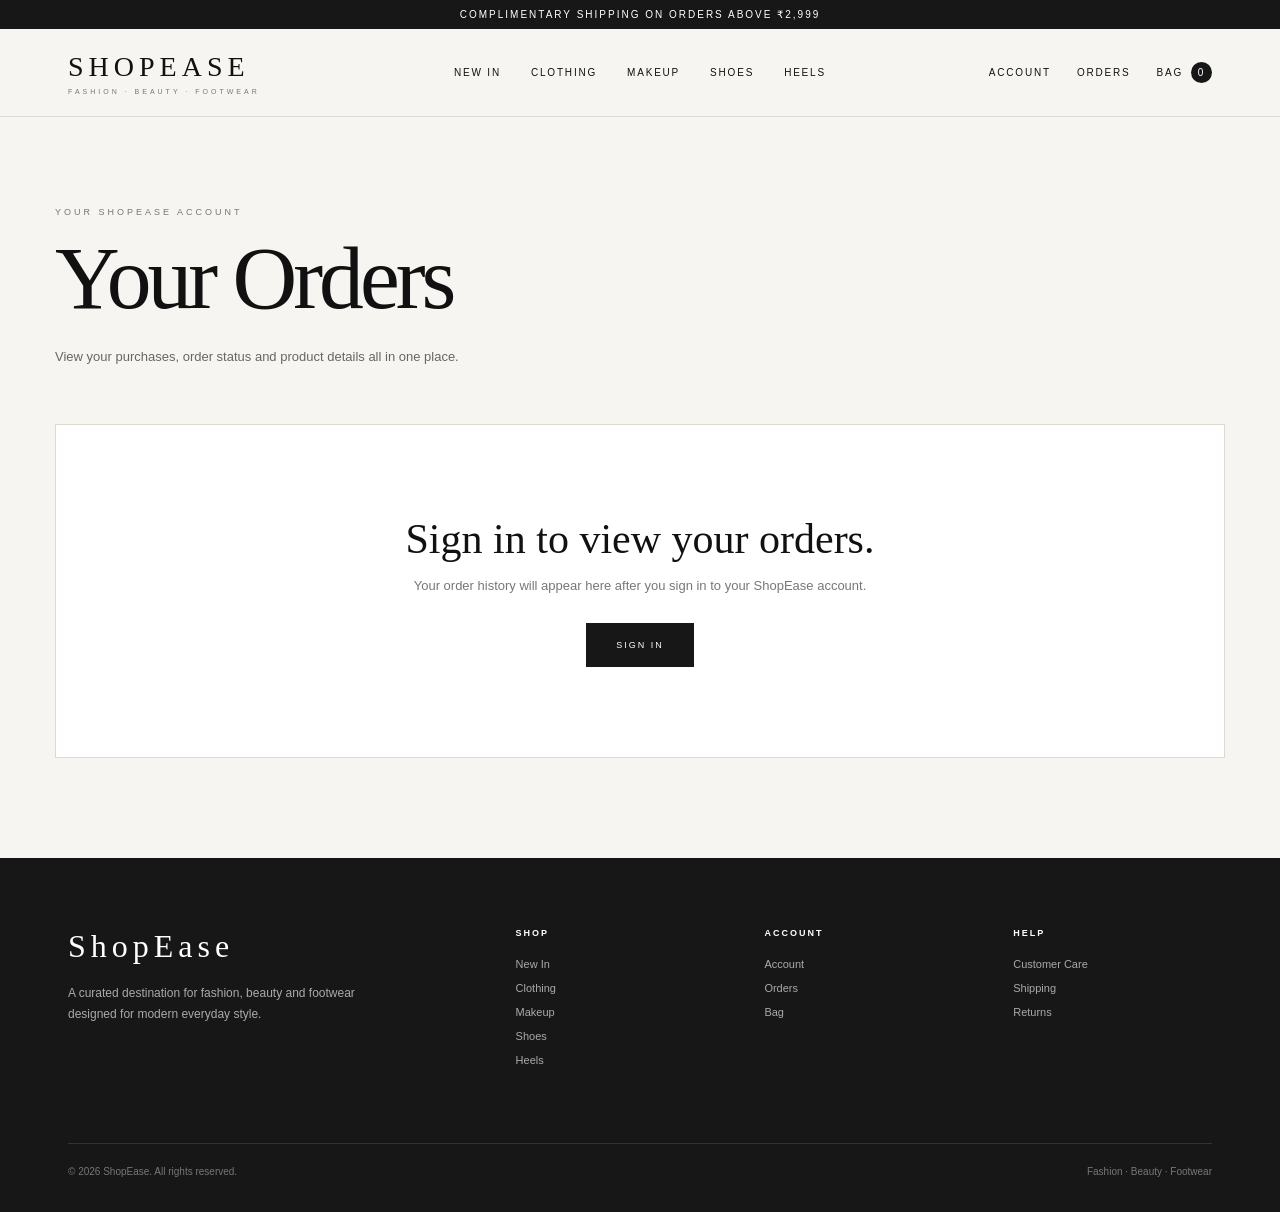
<file: frontend/orders.html>
<!DOCTYPE html>
<html lang="en">

<head>
    <meta charset="UTF-8">
    <meta name="viewport" content="width=device-width, initial-scale=1.0">

    <title>Orders | ShopEase</title>

    <style>
        * {
            margin: 0;
            padding: 0;
            box-sizing: border-box;
        }

        html {
            scroll-behavior: smooth;
        }

        body {
            font-family: Arial, Helvetica, sans-serif;
            background: #f7f5f1;
            color: #111;
        }

        a {
            color: inherit;
            text-decoration: none;
        }

        button {
            font-family: inherit;
        }

        /* TOP BAR */

        .top-bar {
            background: #171717;
            color: white;
            text-align: center;
            padding: 9px 20px;
            font-size: 10px;
            letter-spacing: 2px;
            text-transform: uppercase;
        }

        /* NAVIGATION */

        .navbar {
            height: 88px;
            background: #f7f5f1;
            border-bottom: 1px solid #ddd9d1;

            display: grid;
            grid-template-columns: 1fr auto 1fr;
            align-items: center;

            padding: 0 68px;
            position: sticky;
            top: 0;
            z-index: 100;
        }

        .brand {
            justify-self: start;
        }

        .brand-name {
            font-family: Georgia, "Times New Roman", serif;
            font-size: 28px;
            letter-spacing: 5px;
        }

        .brand-subtitle {
            display: block;
            margin-top: 5px;
            font-size: 7px;
            letter-spacing: 3px;
            color: #777;
        }

        .nav-links {
            display: flex;
            align-items: center;
            gap: 30px;
        }

        .nav-links a {
            font-size: 10px;
            letter-spacing: 1.8px;
            text-transform: uppercase;
            transition: opacity 0.2s ease;
        }

        .nav-links a:hover {
            opacity: 0.5;
        }

        .nav-right {
            justify-self: end;
            display: flex;
            align-items: center;
            gap: 26px;
        }

        .nav-right a {
            font-size: 10px;
            letter-spacing: 1.8px;
            text-transform: uppercase;
        }

        .bag-link {
            display: flex;
            align-items: center;
            gap: 8px;
        }

        .bag-count {
            width: 21px;
            height: 21px;
            border-radius: 50%;
            background: #171717;
            color: white;

            display: inline-flex;
            align-items: center;
            justify-content: center;

            font-size: 10px;
        }

        /* PAGE HEADER */

        .page-header {
            max-width: 1250px;
            margin: 0 auto;
            padding: 90px 40px 55px;
        }

        .eyebrow {
            font-size: 9px;
            letter-spacing: 3px;
            text-transform: uppercase;
            color: #777;
            margin-bottom: 18px;
        }

        .page-title {
            font-family: Georgia, "Times New Roman", serif;
            font-size: clamp(55px, 7vw, 92px);
            font-weight: 400;
            line-height: 0.95;
            letter-spacing: -4px;
        }

        .page-description {
            margin-top: 25px;
            max-width: 470px;
            color: #666;
            font-size: 13px;
            line-height: 1.8;
        }

        /* MAIN */

        .orders-container {
            max-width: 1250px;
            margin: 0 auto;
            padding: 0 40px 100px;
        }

        /* ORDER CARD */

        .order-card {
            background: #fff;
            border: 1px solid #ddd9d1;
            margin-bottom: 28px;
        }

        .order-top {
            display: flex;
            justify-content: space-between;
            align-items: flex-start;

            padding: 27px 30px;
            border-bottom: 1px solid #e3e0da;
        }

        .order-number-label {
            font-size: 9px;
            letter-spacing: 2px;
            text-transform: uppercase;
            color: #777;
            margin-bottom: 9px;
        }

        .order-number {
            font-family: Georgia, "Times New Roman", serif;
            font-size: 20px;
        }

        .order-date {
            margin-top: 8px;
            color: #777;
            font-size: 12px;
        }

        .order-status {
            padding: 9px 15px;
            border: 1px solid #222;
            font-size: 9px;
            letter-spacing: 1.5px;
            text-transform: uppercase;
            white-space: nowrap;
        }

        /* ITEMS */

        .order-items {
            padding: 0 30px;
        }

        .order-item {
            display: grid;
            grid-template-columns: 92px 1fr auto;
            align-items: center;
            gap: 22px;

            padding: 24px 0;
            border-bottom: 1px solid #e8e5df;
        }

        .order-item:last-child {
            border-bottom: none;
        }

        .item-image {
            width: 92px;
            height: 115px;
            object-fit: cover;
            display: block;
            background: #eee;
        }

        .item-category {
            font-size: 8px;
            letter-spacing: 2px;
            text-transform: uppercase;
            color: #888;
            margin-bottom: 8px;
        }

        .item-name {
            font-family: Georgia, "Times New Roman", serif;
            font-size: 19px;
            margin-bottom: 9px;
        }

        .item-quantity {
            color: #777;
            font-size: 12px;
        }

        .item-price {
            font-size: 14px;
            font-weight: 600;
            white-space: nowrap;
        }

        /* ORDER FOOTER */

        .order-bottom {
            display: flex;
            justify-content: space-between;
            align-items: center;

            padding: 25px 30px;
            border-top: 1px solid #e3e0da;
        }

        .payment-info {
            font-size: 11px;
            color: #666;
        }

        .payment-label {
            display: block;
            font-size: 8px;
            letter-spacing: 2px;
            text-transform: uppercase;
            color: #888;
            margin-bottom: 7px;
        }

        .order-total {
            text-align: right;
        }

        .total-label {
            display: block;
            font-size: 8px;
            letter-spacing: 2px;
            text-transform: uppercase;
            color: #888;
            margin-bottom: 6px;
        }

        .total-value {
            font-family: Georgia, "Times New Roman", serif;
            font-size: 25px;
        }

        /* EMPTY STATE */

        .empty-orders {
            background: white;
            border: 1px solid #ddd9d1;
            padding: 90px 30px;
            text-align: center;
        }

        .empty-orders h2 {
            font-family: Georgia, "Times New Roman", serif;
            font-size: 42px;
            font-weight: 400;
            margin-bottom: 15px;
        }

        .empty-orders p {
            color: #777;
            font-size: 13px;
            margin-bottom: 30px;
        }

        .shop-button {
            display: inline-flex;
            align-items: center;
            justify-content: center;

            background: #171717;
            color: white;

            padding: 17px 30px;

            font-size: 9px;
            letter-spacing: 2px;
            text-transform: uppercase;

            transition: opacity 0.2s ease;
        }

        .shop-button:hover {
            opacity: 0.8;
        }

        /* LOGIN MESSAGE */

        .login-message {
            background: white;
            border: 1px solid #ddd9d1;
            padding: 90px 30px;
            text-align: center;
        }

        .login-message h2 {
            font-family: Georgia, "Times New Roman", serif;
            font-size: 42px;
            font-weight: 400;
            margin-bottom: 15px;
        }

        .login-message p {
            color: #777;
            font-size: 13px;
            margin-bottom: 30px;
        }

        /* ERROR */

        .error-message {
            background: #fff;
            border: 1px solid #cfc7bf;
            padding: 25px;
            color: #8a2c2c;
            font-size: 13px;
            display: none;
            margin-bottom: 25px;
        }

        /* FOOTER */

        footer {
            background: #171717;
            color: white;
            padding: 70px 68px 35px;
        }

        .footer-main {
            max-width: 1250px;
            margin: 0 auto;

            display: grid;
            grid-template-columns: 2fr 1fr 1fr 1fr;
            gap: 50px;
        }

        .footer-brand {
            font-family: Georgia, "Times New Roman", serif;
            font-size: 32px;
            letter-spacing: 5px;
        }

        .footer-description {
            margin-top: 18px;
            max-width: 300px;
            color: #aaa;
            font-size: 12px;
            line-height: 1.8;
        }

        .footer-column h4 {
            font-size: 9px;
            letter-spacing: 2px;
            text-transform: uppercase;
            margin-bottom: 20px;
        }

        .footer-column a {
            display: block;
            color: #aaa;
            font-size: 11px;
            margin-bottom: 12px;
        }

        .footer-column a:hover {
            color: white;
        }

        .footer-bottom {
            max-width: 1250px;
            margin: 65px auto 0;
            padding-top: 22px;
            border-top: 1px solid #333;

            display: flex;
            justify-content: space-between;

            color: #777;
            font-size: 10px;
        }

        /* LOADING */

        .loading {
            padding: 80px;
            text-align: center;
            color: #777;
            font-size: 11px;
            letter-spacing: 2px;
            text-transform: uppercase;
        }

        /* RESPONSIVE */

        @media (max-width: 1000px) {

            .navbar {
                padding: 0 30px;
            }

            .nav-links {
                gap: 16px;
            }

            .nav-links a {
                font-size: 8px;
            }

            .nav-right {
                gap: 15px;
            }

            .nav-right a {
                font-size: 8px;
            }

            .footer-main {
                grid-template-columns: 1fr 1fr;
            }
        }

        @media (max-width: 760px) {

            .navbar {
                height: auto;
                min-height: 80px;

                grid-template-columns: 1fr auto;
                padding: 20px;
            }

            .nav-links {
                display: none;
            }

            .nav-right {
                gap: 14px;
            }

            .nav-right a {
                font-size: 8px;
            }

            .page-header {
                padding: 60px 20px 40px;
            }

            .orders-container {
                padding: 0 20px 70px;
            }

            .page-title {
                font-size: 60px;
            }

            .order-top {
                padding: 22px;
            }

            .order-items {
                padding: 0 22px;
            }

            .order-item {
                grid-template-columns: 70px 1fr;
                gap: 16px;
            }

            .item-image {
                width: 70px;
                height: 90px;
            }

            .item-price {
                grid-column: 2;
            }

            .order-bottom {
                padding: 22px;
                align-items: flex-end;
            }

            footer {
                padding: 55px 25px 30px;
            }

            .footer-main {
                grid-template-columns: 1fr;
            }

            .footer-bottom {
                flex-direction: column;
                gap: 10px;
            }
        }
    </style>
</head>

<body>

    <!-- TOP SHIPPING BAR -->

    <div class="top-bar">
        Complimentary shipping on orders above ₹2,999
    </div>


    <!-- NAVIGATION -->

    <header class="navbar">

        <a href="./index.html" class="brand">
            <span class="brand-name">SHOPEASE</span>
            <span class="brand-subtitle">FASHION · BEAUTY · FOOTWEAR</span>
        </a>

        <nav class="nav-links">

            <a href="./index.html">New In</a>

            <a href="./index.html?category=Clothing#products">
                Clothing
            </a>

            <a href="./index.html?category=Makeup#products">
                Makeup
            </a>

            <a href="./index.html?category=Shoes#products">
                Shoes
            </a>

            <a href="./index.html?category=Heels#products">
                Heels
            </a>

        </nav>

        <div class="nav-right">

            <a href="./dashboard.html">
                Account
            </a>

            <a href="./orders.html">
                Orders
            </a>

            <a href="./cart.html" class="bag-link">
                Bag
                <span class="bag-count" id="bag-count">0</span>
            </a>

        </div>

    </header>


    <!-- PAGE HEADER -->

    <section class="page-header">

        <div class="eyebrow">
            Your ShopEase Account
        </div>

        <h1 class="page-title">
            Your Orders
        </h1>

        <p class="page-description">
            View your purchases, order status and product details
            all in one place.
        </p>

    </section>


    <!-- ORDERS -->

    <main class="orders-container">

        <div
            id="error-message"
            class="error-message">
        </div>

        <div id="orders-content">

            <div class="loading">
                Loading your orders...
            </div>

        </div>

    </main>


    <!-- FOOTER -->

    <footer>

        <div class="footer-main">

            <div>

                <div class="footer-brand">
                    ShopEase
                </div>

                <p class="footer-description">
                    A curated destination for fashion, beauty
                    and footwear designed for modern everyday style.
                </p>

            </div>


            <div class="footer-column">

                <h4>Shop</h4>

                <a href="./index.html">
                    New In
                </a>

                <a href="./index.html?category=Clothing#products">
                    Clothing
                </a>

                <a href="./index.html?category=Makeup#products">
                    Makeup
                </a>

                <a href="./index.html?category=Shoes#products">
                    Shoes
                </a>

                <a href="./index.html?category=Heels#products">
                    Heels
                </a>

            </div>


            <div class="footer-column">

                <h4>Account</h4>

                <a href="./dashboard.html">
                    Account
                </a>

                <a href="./orders.html">
                    Orders
                </a>

                <a href="./cart.html">
                    Bag
                </a>

            </div>


            <div class="footer-column">

                <h4>Help</h4>

                <a href="./index.html">
                    Customer Care
                </a>

                <a href="./index.html">
                    Shipping
                </a>

                <a href="./index.html">
                    Returns
                </a>

            </div>

        </div>


        <div class="footer-bottom">

            <span>
                © 2026 ShopEase. All rights reserved.
            </span>

            <span>
                Fashion · Beauty · Footwear
            </span>

        </div>

    </footer>


    <script>

        const API_URL = "http://localhost:5000";

        /* -----------------------------
           BAG COUNT
        ----------------------------- */

        function updateBagCount() {

            const bagCount =
                document.getElementById("bag-count");

            let cart = [];

            try {

                cart =
                    JSON.parse(
                        localStorage.getItem("cart")
                    ) || [];

            } catch (error) {

                cart = [];

            }

            const totalItems =
                cart.reduce(
                    (total, item) =>
                        total + Number(item.quantity || 1),
                    0
                );

            bagCount.textContent = totalItems;
        }


        /* -----------------------------
           ESCAPE HTML
        ----------------------------- */

        function escapeHTML(value) {

            return String(value ?? "")
                .replace(/&/g, "&amp;")
                .replace(/</g, "&lt;")
                .replace(/>/g, "&gt;")
                .replace(/"/g, "&quot;")
                .replace(/'/g, "&#039;");
        }


        /* -----------------------------
           SAFE IMAGE
        ----------------------------- */

        function safeImage(url) {

            if (
                typeof url === "string" &&
                /^https?:\/\//i.test(url)
            ) {

                return url;

            }

            return "";
        }


        /* -----------------------------
           PRICE
        ----------------------------- */

        function formatPrice(price) {

            return new Intl.NumberFormat(
                "en-IN",
                {
                    style: "currency",
                    currency: "INR",
                    maximumFractionDigits: 0
                }
            ).format(Number(price) || 0);

        }


        /* -----------------------------
           DATE
        ----------------------------- */

        function formatDate(dateValue) {

            const date =
                new Date(dateValue);

            if (Number.isNaN(date.getTime())) {
                return "Date unavailable";
            }

            return date.toLocaleDateString(
                "en-IN",
                {
                    day: "2-digit",
                    month: "long",
                    year: "numeric"
                }
            );

        }


        /* -----------------------------
           STATUS
        ----------------------------- */

        function formatStatus(status) {

            if (!status) {
                return "Pending";
            }

            return String(status)
                .replace(/_/g, " ")
                .replace(/\b\w/g, letter =>
                    letter.toUpperCase()
                );

        }


        /* -----------------------------
           PAYMENT
        ----------------------------- */

        function formatPayment(method) {

            if (method === "cash_on_delivery") {
                return "Cash on Delivery";
            }

            if (method === "online") {
                return "Online Payment";
            }

            return "Payment";
        }


        /* -----------------------------
           SHOW ERROR
        ----------------------------- */

        function showError(message) {

            const errorBox =
                document.getElementById("error-message");

            errorBox.textContent =
                message;

            errorBox.style.display =
                "block";
        }


        /* -----------------------------
           LOAD ORDERS
        ----------------------------- */

        async function loadOrders() {

            const content =
                document.getElementById(
                    "orders-content"
                );

            const token =
                localStorage.getItem("token");


            /*
                If user isn't logged in,
                don't show ugly API errors.
            */

            if (!token) {

                content.innerHTML = `

                    <div class="login-message">

                        <h2>
                            Sign in to view your orders.
                        </h2>

                        <p>
                            Your order history will appear here
                            after you sign in to your ShopEase account.
                        </p>

                        <a
                            href="./login.html"
                            class="shop-button">
                            Sign In
                        </a>

                    </div>

                `;

                return;
            }


            try {

                const response =
                    await fetch(
                        `${API_URL}/api/orders`,
                        {
                            headers: {
                                "Authorization":
                                    `Bearer ${token}`
                            }
                        }
                    );


                /*
                    Token expired or invalid.
                */

                if (response.status === 401) {

                    localStorage.removeItem("token");
                    localStorage.removeItem("user");

                    content.innerHTML = `

                        <div class="login-message">

                            <h2>
                                Your session has expired.
                            </h2>

                            <p>
                                Please sign in again to view your orders.
                            </p>

                            <a
                                href="./login.html"
                                class="shop-button">
                                Sign In
                            </a>

                        </div>

                    `;

                    return;
                }


                const data =
                    await response.json();


                if (!response.ok) {

                    throw new Error(
                        data.message ||
                        "Unable to load your orders."
                    );

                }


                const orders =
                    Array.isArray(data)
                        ? data
                        : data.orders || [];


                /* -----------------------------
                   NO ORDERS
                ----------------------------- */

                if (orders.length === 0) {

                    content.innerHTML = `

                        <div class="empty-orders">

                            <h2>
                                No orders yet.
                            </h2>

                            <p>
                                Your purchases will appear here
                                once you place your first order.
                            </p>

                            <a
                                href="./index.html"
                                class="shop-button">
                                Explore Collection
                            </a>

                        </div>

                    `;

                    return;
                }


                /* -----------------------------
                   RENDER ORDERS
                ----------------------------- */

                content.innerHTML =
                    orders.map(order => {

                        const items =
                            Array.isArray(order.items)
                                ? order.items
                                : [];


                        const orderId =
                            order._id
                                ? String(order._id)
                                : "N/A";


                        return `

                            <article class="order-card">

                                <div class="order-top">

                                    <div>

                                        <div class="order-number-label">
                                            Order
                                        </div>

                                        <div class="order-number">
                                            #${escapeHTML(orderId)}
                                        </div>

                                        <div class="order-date">
                                            ${formatDate(order.createdAt)}
                                        </div>

                                    </div>


                                    <div class="order-status">
                                        ${escapeHTML(
                                            formatStatus(
                                                order.orderStatus
                                            )
                                        )}
                                    </div>

                                </div>


                                <div class="order-items">

                                    ${
                                        items.length
                                            ? items.map(item => {

                                                const product =
                                                    item.product || {};

                                                const image =
                                                    safeImage(
                                                        product.image
                                                    );

                                                const productName =
                                                    product.name ||
                                                    "Product";

                                                const category =
                                                    product.category ||
                                                    "ShopEase";

                                                const quantity =
                                                    Number(
                                                        item.quantity || 1
                                                    );

                                                const price =
                                                    Number(
                                                        item.price || 0
                                                    );


                                                return `

                                                    <div class="order-item">

                                                        ${
                                                            image
                                                                ? `
                                                                    <img
                                                                        class="item-image"
                                                                        src="${escapeHTML(image)}"
                                                                        alt="${escapeHTML(productName)}"
                                                                    >
                                                                `
                                                                : `
                                                                    <div
                                                                        class="item-image">
                                                                    </div>
                                                                `
                                                        }


                                                        <div>

                                                            <div class="item-category">
                                                                ${escapeHTML(category)}
                                                            </div>

                                                            <div class="item-name">
                                                                ${escapeHTML(productName)}
                                                            </div>

                                                            <div class="item-quantity">
                                                                Quantity: ${quantity}
                                                            </div>

                                                        </div>


                                                        <div class="item-price">

                                                            ${formatPrice(price * quantity)}

                                                        </div>

                                                    </div>

                                                `;

                                            }).join("")
                                            : `
                                                <div class="loading">
                                                    No product details available.
                                                </div>
                                            `
                                    }

                                </div>


                                <div class="order-bottom">

                                    <div class="payment-info">

                                        <span class="payment-label">
                                            Payment
                                        </span>

                                        ${escapeHTML(
                                            formatPayment(
                                                order.paymentMethod
                                            )
                                        )}

                                    </div>


                                    <div class="order-total">

                                        <span class="total-label">
                                            Total
                                        </span>

                                        <span class="total-value">
                                            ${formatPrice(order.totalAmount)}
                                        </span>

                                    </div>

                                </div>

                            </article>

                        `;

                    }).join("");


            } catch (error) {

                console.error(
                    "Orders error:",
                    error
                );

                showError(
                    error.message ||
                    "Something went wrong while loading your orders."
                );

                content.innerHTML = "";

            }

        }


        /* -----------------------------
           START
        ----------------------------- */

        document.addEventListener(
            "DOMContentLoaded",
            () => {

                updateBagCount();

                loadOrders();

            }
        );

    </script>

</body>

</html>
</file>
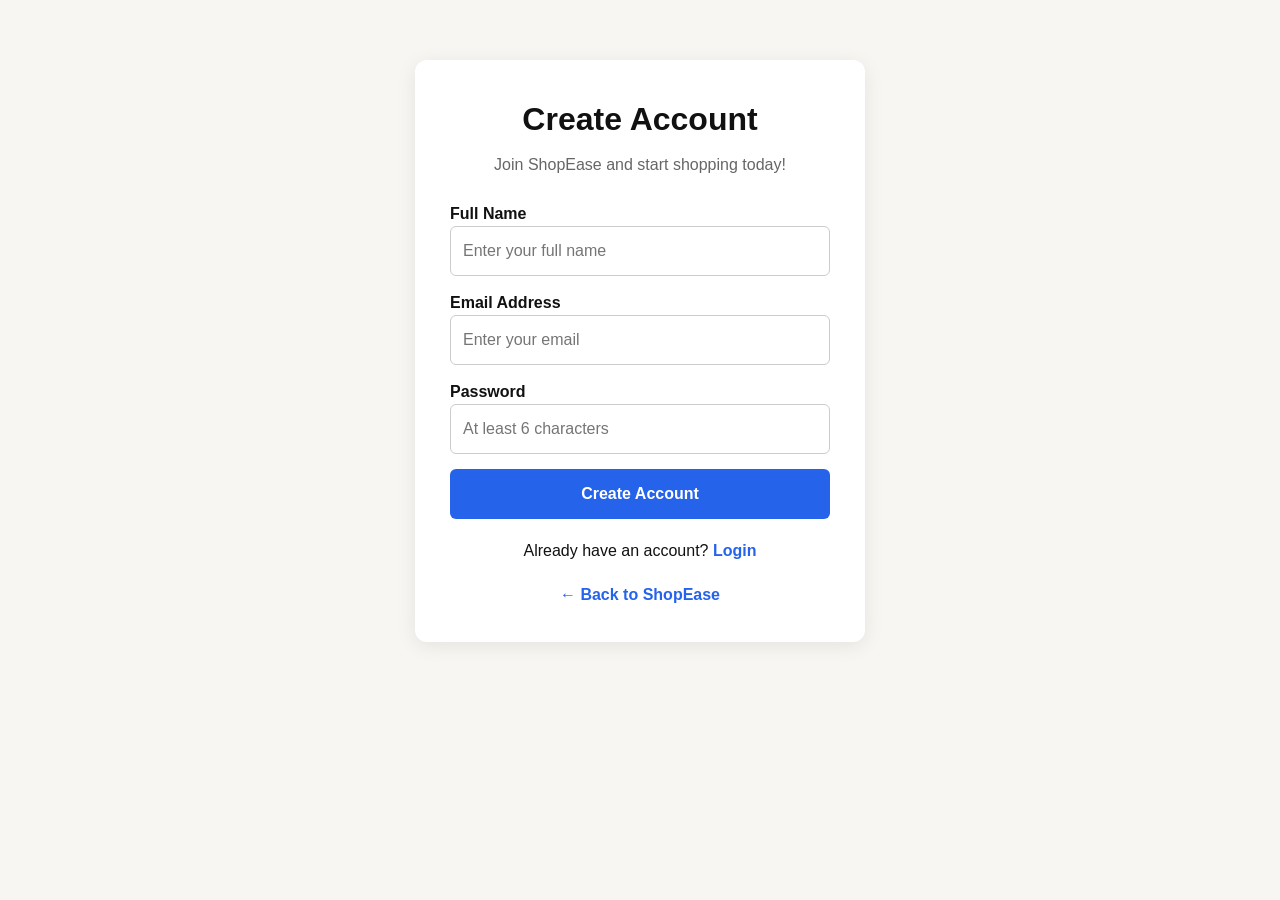
<file: frontend/register.html>
<!DOCTYPE html>
<html lang="en">
<head>
    <meta charset="UTF-8">
    <meta name="viewport" content="width=device-width, initial-scale=1.0">

    <title>Create Account | ShopEase</title>

    <link rel="stylesheet" href="style.css">

    <style>
        .auth-container {
            max-width: 450px;
            margin: 60px auto;
            padding: 35px;
            background: white;
            border-radius: 12px;
            box-shadow: 0 4px 20px rgba(0, 0, 0, 0.08);
        }

        .auth-container h1 {
            text-align: center;
            margin-bottom: 10px;
        }

        .auth-container p {
            text-align: center;
            color: #666;
            margin-bottom: 25px;
        }

        .auth-form {
            display: flex;
            flex-direction: column;
            gap: 15px;
        }

        .auth-form label {
            font-weight: 600;
        }

        .auth-form input {
            width: 100%;
            padding: 12px;
            border: 1px solid #ccc;
            border-radius: 6px;
            font-size: 16px;
            box-sizing: border-box;
        }

        .auth-form button {
            padding: 13px;
            border: none;
            border-radius: 6px;
            background: #2563eb;
            color: white;
            font-size: 16px;
            font-weight: bold;
            cursor: pointer;
        }

        .auth-form button:hover {
            background: #1d4ed8;
        }

        .auth-message {
            text-align: center;
            margin-top: 15px;
            font-weight: 600;
        }

        .auth-footer {
            text-align: center;
            margin-top: 20px;
        }

        .auth-footer a {
            color: #2563eb;
            text-decoration: none;
            font-weight: bold;
        }
    </style>
</head>

<body>

    <div class="auth-container">

        <h1>Create Account</h1>

        <p>Join ShopEase and start shopping today!</p>

        <form id="register-form" class="auth-form">

            <div>
                <label for="name">Full Name</label>
                <input
                    type="text"
                    id="name"
                    name="name"
                    placeholder="Enter your full name"
                    required
                    maxlength="100"
                    autocomplete="name"
                >
            </div>

            <div>
                <label for="email">Email Address</label>
                <input
                    type="email"
                    id="email"
                    name="email"
                    placeholder="Enter your email"
                    required
                    autocomplete="email"
                >
            </div>

            <div>
                <label for="password">Password</label>
                <input
                    type="password"
                    id="password"
                    name="password"
                    placeholder="At least 6 characters"
                    required
                    minlength="6"
                    autocomplete="new-password"
                >
            </div>

            <button type="submit" id="register-button">
                Create Account
            </button>

        </form>

        <div id="auth-message" class="auth-message" role="status"></div>

        <div class="auth-footer">
            Already have an account?
            <a href="login.html">Login</a>
        </div>

        <div class="auth-footer">
            <a href="index.html">← Back to ShopEase</a>
        </div>

    </div>

    <script>
        const registerForm = document.getElementById("register-form");
        const authMessage = document.getElementById("auth-message");
        const registerButton = document.getElementById("register-button");

        registerForm.addEventListener("submit", async function (event) {
            event.preventDefault();

            const name = document.getElementById("name").value.trim();
            const email = document.getElementById("email").value.trim();
            const password = document.getElementById("password").value;

            authMessage.textContent = "";
            registerButton.disabled = true;
            registerButton.textContent = "Creating Account...";

            try {
                const response = await fetch(
                    "http://localhost:5000/api/users/register",
                    {
                        method: "POST",
                        headers: {
                            "Content-Type": "application/json"
                        },
                        body: JSON.stringify({
                            name,
                            email,
                            password
                        })
                    }
                );

                const data = await response.json();

                if (!response.ok) {
                    throw new Error(data.message || "Registration failed.");
                }

                authMessage.textContent =
                    "Account created successfully! Redirecting to login...";

                authMessage.style.color = "green";

                registerForm.reset();

                setTimeout(() => {
                    window.location.href = "login.html";
                }, 1500);

            } catch (error) {
                authMessage.textContent =
                    error.message || "Unable to connect to the server.";

                authMessage.style.color = "red";

            } finally {
                registerButton.disabled = false;
                registerButton.textContent = "Create Account";
            }
        });
    </script>

</body>
</html>
</file>
<file: frontend/style.css>
/* =========================================================
   SHOPEASE — LUXURY FASHION / BEAUTY STORE
   Premium editorial design
========================================================= */


/* =========================================================
   RESET
========================================================= */

* {
    margin: 0;
    padding: 0;
    box-sizing: border-box;
}

html {
    scroll-behavior: smooth;
}

body {
    background: #f7f6f2;
    color: #111111;
    font-family: Arial, Helvetica, sans-serif;
    line-height: 1.5;
}

a {
    color: inherit;
    text-decoration: none;
}

button,
input {
    font: inherit;
}

img {
    display: block;
    width: 100%;
}

::selection {
    background: #111111;
    color: #ffffff;
}


/* =========================================================
   TOP BAR
========================================================= */

.luxury-bar {
    height: 32px;
    display: flex;
    align-items: center;
    justify-content: center;

    background: #111111;
    color: #ffffff;

    font-size: 10px;
    font-weight: 500;
    letter-spacing: 1.4px;
    text-transform: uppercase;
}


/* =========================================================
   HEADER
========================================================= */

.luxury-header {
    position: absolute;
    top: 32px;
    left: 0;
    z-index: 1000;

    width: 100%;
    height: 88px;

    display: grid;
    grid-template-columns: 1fr auto 1fr;
    align-items: center;

    padding: 0 46px;

    color: #ffffff;
    transition:
        background 0.3s ease,
        color 0.3s ease;
}

.header-left {
    display: flex;
    align-items: center;
}

.main-navigation {
    display: flex;
    align-items: center;
    gap: 28px;
}

.main-navigation a,
.header-right a {
    position: relative;

    font-size: 10px;
    font-weight: 500;
    letter-spacing: 1.5px;
}

.main-navigation a::after,
.header-right a::after {
    content: "";

    position: absolute;
    left: 0;
    bottom: -5px;

    width: 0;
    height: 1px;

    background: currentColor;

    transition: width 0.3s ease;
}

.main-navigation a:hover::after,
.header-right a:hover::after {
    width: 100%;
}


/* LOGO */

.luxury-logo {
    font-family: Georgia, "Times New Roman", serif;

    font-size: 27px;
    font-weight: 400;
    letter-spacing: 6px;

    white-space: nowrap;
}


/* HEADER RIGHT */

.header-right {
    display: flex;
    justify-content: flex-end;
    align-items: center;
    gap: 28px;
}

#cart-count {
    margin-left: 4px;
    font-size: 9px;
}


/* MOBILE MENU BUTTON */

.menu-trigger {
    display: none;

    border: 0;
    background: transparent;
    color: inherit;

    cursor: pointer;

    font-size: 10px;
    letter-spacing: 1.5px;
}


/* MOBILE NAV */

.mobile-navigation {
    display: none;
}


/* =========================================================
   HERO
========================================================= */

.luxury-hero {
    position: relative;

    width: 100%;
    height: min(900px, 100vh);

    min-height: 680px;

    overflow: hidden;

    background: #222222;
}

.luxury-hero > img {
    position: absolute;
    inset: 0;

    width: 100%;
    height: 100%;

    object-fit: cover;

    object-position: center;
}

.hero-darkness {
    position: absolute;
    inset: 0;

    background:
        linear-gradient(
            90deg,
            rgba(0, 0, 0, 0.62) 0%,
            rgba(0, 0, 0, 0.24) 45%,
            rgba(0, 0, 0, 0.10) 100%
        );
}

.hero-copy {
    position: absolute;

    left: 8vw;
    top: 50%;

    transform: translateY(-38%);

    color: #ffffff;

    max-width: 650px;
}

.hero-copy > p {
    margin-bottom: 24px;

    font-size: 10px;
    letter-spacing: 3px;
    font-weight: 500;
}

.hero-copy h1 {
    font-family: Georgia, "Times New Roman", serif;

    font-size: clamp(58px, 8vw, 118px);
    font-weight: 400;
    line-height: 0.88;
    letter-spacing: -4px;

    margin-bottom: 24px;
}

.hero-copy > span {
    display: block;

    font-size: 11px;
    letter-spacing: 4px;
    font-weight: 500;
}

.hero-cta {
    display: inline-flex;

    margin-top: 38px;

    padding-bottom: 9px;

    border-bottom: 1px solid rgba(255, 255, 255, 0.8);

    font-size: 10px;
    letter-spacing: 2px;

    transition:
        padding 0.3s ease,
        opacity 0.3s ease;
}

.hero-cta:hover {
    padding-right: 16px;
    opacity: 0.7;
}

.hero-side-label {
    position: absolute;

    right: 36px;
    top: 50%;

    transform: rotate(90deg) translateX(50%);

    transform-origin: right center;

    color: #ffffff;

    font-size: 9px;
    letter-spacing: 3px;
}

.hero-scroll {
    position: absolute;

    left: 8vw;
    bottom: 35px;

    color: #ffffff;

    font-size: 9px;
    letter-spacing: 2px;

    opacity: 0.8;
}


/* =========================================================
   BRAND INTRODUCTION
========================================================= */

.brand-introduction {
    display: grid;
    grid-template-columns: 20% 80%;

    min-height: 570px;

    padding: 130px 8vw;

    background: #f7f6f2;
}

.intro-number,
.newsletter-number {
    font-size: 10px;
    letter-spacing: 2px;
    color: #777777;
}

.intro-content {
    max-width: 760px;
}

.luxury-label {
    margin-bottom: 30px;

    font-size: 9px;
    font-weight: 600;
    letter-spacing: 2.5px;

    color: #777777;
}

.intro-content h2 {
    font-family: Georgia, "Times New Roman", serif;

    font-size: clamp(45px, 6vw, 82px);
    font-weight: 400;
    line-height: 0.98;
    letter-spacing: -2px;

    margin-bottom: 35px;
}

.intro-text {
    max-width: 420px;

    color: #5f5f5f;

    font-size: 14px;
    line-height: 1.8;
}

.minimal-link {
    display: inline-flex;
    align-items: center;
    gap: 16px;

    margin-top: 38px;

    padding-bottom: 7px;

    border-bottom: 1px solid #111111;

    font-size: 10px;
    letter-spacing: 1.8px;

    transition:
        gap 0.3s ease,
        opacity 0.3s ease;
}

.minimal-link:hover {
    gap: 25px;
    opacity: 0.6;
}


/* =========================================================
   CATEGORY FEATURE
========================================================= */

.category-feature {
    padding: 120px 5vw 150px;

    background: #e9e7e1;
}

.category-heading {
    display: flex;
    justify-content: space-between;

    margin-left: 3vw;
    margin-bottom: 75px;
}

.category-heading h2 {
    font-family: Georgia, "Times New Roman", serif;

    font-size: clamp(45px, 6vw, 78px);
    font-weight: 400;
    line-height: 0.95;
    letter-spacing: -2px;
}

.category-layout {
    display: grid;
    grid-template-columns: 1.1fr 0.9fr;

    gap: 22px;

    max-width: 1450px;
    margin: auto;
}


/* CATEGORY IMAGE */

.category-photo {
    overflow: hidden;

    background: #d5d3ce;
}

.category-photo img {
    height: 100%;

    object-fit: cover;

    transition:
        transform 0.8s cubic-bezier(.2,.7,.2,1);
}

.category-large:hover img,
.category-small:hover img,
.category-mini:hover img {
    transform: scale(1.045);
}


/* LARGE CATEGORY */

.category-large {
    min-height: 800px;
}

.category-large .category-photo {
    height: 730px;
}


/* SIDE */

.category-side {
    display: flex;
    flex-direction: column;

    gap: 22px;
}

.category-small .category-photo {
    height: 440px;
}

.category-duo {
    display: grid;
    grid-template-columns: 1fr 1fr;

    gap: 22px;
}

.category-mini .category-photo {
    height: 310px;
}


/* CATEGORY CAPTION */

.category-caption {
    display: flex;
    gap: 25px;

    padding: 18px 0 0;
}

.category-caption span,
.mini-caption span {
    font-size: 9px;
    letter-spacing: 1.5px;
    color: #777777;
}

.category-caption h3 {
    font-family: Georgia, "Times New Roman", serif;

    font-size: 25px;
    font-weight: 400;
    letter-spacing: 0.5px;
}

.category-caption p {
    margin-top: 2px;

    color: #666666;

    font-size: 11px;
}

.mini-caption {
    display: flex;
    align-items: center;
    gap: 16px;

    padding-top: 16px;
}

.mini-caption h3 {
    font-family: Georgia, "Times New Roman", serif;

    font-size: 20px;
    font-weight: 400;
}


/* =========================================================
   PRODUCTS
========================================================= */

.luxury-products {
    padding: 140px 6vw 150px;

    background: #f7f6f2;
}

.products-header {
    display: flex;
    justify-content: space-between;
    align-items: flex-end;

    max-width: 1450px;

    margin: 0 auto 65px;
}

.products-header h2 {
    font-family: Georgia, "Times New Roman", serif;

    font-size: clamp(48px, 6vw, 78px);
    font-weight: 400;

    line-height: 0.95;
    letter-spacing: -2px;
}

.collection-note {
    max-width: 220px;

    color: #666666;

    font-size: 12px;
    line-height: 1.7;
}


/* PRODUCT GRID */

.product-grid {
    display: grid;
    grid-template-columns: repeat(4, 1fr);

    gap: 28px;

    max-width: 1450px;
    margin: auto;
}


/* PRODUCT CARD */

.product-card {
    min-width: 0;
}

.product-image-wrapper {
    display: block;

    height: 420px;

    overflow: hidden;

    background: #e6e3dc;
}

.product-image-wrapper img {
    width: 100%;
    height: 100%;

    object-fit: cover;

    transition:
        transform 0.7s cubic-bezier(.2,.7,.2,1);
}

.product-card:hover .product-image-wrapper img {
    transform: scale(1.035);
}

.product-image-fallback {
    width: 100%;
    height: 100%;

    display: flex;
    align-items: center;
    justify-content: center;

    background: #dedbd4;
    color: #ffffff;
}

.product-image-fallback span {
    font-family: Georgia, "Times New Roman", serif;

    font-size: 24px;
    letter-spacing: 5px;
}


/* PRODUCT INFO */

.product-info {
    position: relative;

    padding: 18px 0 0;
}

.product-name {
    font-family: Georgia, "Times New Roman", serif;

    font-size: 17px;
    font-weight: 400;
}

.product-category {
    margin-top: 3px;

    color: #777777;

    font-size: 10px;
    letter-spacing: 1px;
    text-transform: uppercase;
}

.product-price {
    margin-top: 10px;

    font-size: 13px;
}

.product-info button {
    width: 100%;

    margin-top: 15px;
    padding: 13px 0;

    border: 1px solid #111111;

    background: transparent;
    color: #111111;

    cursor: pointer;

    font-size: 9px;
    font-weight: 600;
    letter-spacing: 1.8px;
    text-transform: uppercase;

    transition:
        background 0.25s ease,
        color 0.25s ease;
}

.product-info button:hover {
    background: #111111;
    color: #ffffff;
}


/* LOADING */

.product-loading {
    grid-column: 1 / -1;

    min-height: 180px;

    display: flex;
    align-items: center;
    justify-content: center;

    color: #777777;

    text-align: center;
}

.product-loading p {
    font-family: Georgia, "Times New Roman", serif;

    font-size: 20px;
}


/* =========================================================
   EDITORIAL CAMPAIGN
========================================================= */

.editorial-campaign {
    position: relative;

    min-height: 780px;

    overflow: hidden;

    background: #222222;
}

.editorial-photo,
.editorial-photo img {
    position: absolute;
    inset: 0;

    width: 100%;
    height: 100%;
}

.editorial-photo img {
    object-fit: cover;
}

.editorial-overlay {
    position: absolute;
    inset: 0;

    background:
        linear-gradient(
            90deg,
            rgba(0,0,0,0.62),
            rgba(0,0,0,0.12)
        );
}

.editorial-copy {
    position: absolute;

    left: 9vw;
    top: 50%;

    transform: translateY(-50%);

    color: #ffffff;

    max-width: 600px;
}

.editorial-copy .luxury-label {
    color: #dddddd;
}

.editorial-copy h2 {
    font-family: Georgia, "Times New Roman", serif;

    font-size: clamp(55px, 8vw, 105px);
    font-weight: 400;

    line-height: 0.88;
    letter-spacing: -3px;
}

.editorial-copy p:not(.luxury-label) {
    max-width: 340px;

    margin-top: 30px;

    color: #eeeeee;

    font-size: 13px;
    line-height: 1.8;
}


/* =========================================================
   BEAUTY STATEMENT
========================================================= */

.beauty-statement {
    display: grid;
    grid-template-columns: 1fr 1fr;

    min-height: 760px;

    background: #efede8;
}

.statement-image {
    min-height: 700px;
}

.statement-image img {
    width: 100%;
    height: 100%;

    object-fit: cover;
}

.statement-content {
    display: flex;
    flex-direction: column;
    justify-content: center;

    padding: 10vw;
}

.statement-content h2 {
    font-family: Georgia, "Times New Roman", serif;

    font-size: clamp(55px, 7vw, 100px);
    font-weight: 400;

    line-height: 0.9;
    letter-spacing: -3px;
}

.statement-content > p:not(.luxury-label) {
    max-width: 350px;

    margin-top: 30px;

    color: #666666;

    font-size: 13px;
    line-height: 1.8;
}


/* =========================================================
   NEWSLETTER
========================================================= */

.luxury-newsletter {
    display: grid;
    grid-template-columns: 20% 80%;

    min-height: 600px;

    padding: 130px 8vw;

    background: #111111;
    color: #ffffff;
}

.luxury-newsletter .luxury-label {
    color: #999999;
}

.newsletter-content {
    max-width: 760px;
}

.newsletter-content h2 {
    font-family: Georgia, "Times New Roman", serif;

    font-size: clamp(55px, 7vw, 100px);
    font-weight: 400;

    line-height: 0.9;
    letter-spacing: -3px;
}

.newsletter-content > p:not(.luxury-label) {
    max-width: 390px;

    margin-top: 30px;

    color: #a8a8a8;

    font-size: 13px;
    line-height: 1.8;
}


/* NEWSLETTER FORM */

.newsletter-form {
    display: flex;

    max-width: 600px;

    margin-top: 45px;

    border-bottom: 1px solid #666666;
}

.newsletter-form input {
    flex: 1;

    min-width: 0;

    padding: 16px 0;

    border: 0;
    outline: none;

    background: transparent;
    color: #ffffff;

    font-size: 10px;
    letter-spacing: 1.5px;
}

.newsletter-form input::placeholder {
    color: #888888;
}

.newsletter-form button {
    padding: 16px 0 16px 20px;

    border: 0;

    background: transparent;
    color: #ffffff;

    cursor: pointer;

    font-size: 9px;
    font-weight: 600;
    letter-spacing: 1.8px;
}

.newsletter-form button:hover {
    opacity: 0.6;
}


/* =========================================================
   FOOTER
========================================================= */

.luxury-footer {
    background: #111111;
    color: #ffffff;

    padding: 0 6vw;
}

.footer-main {
    display: grid;
    grid-template-columns: 1fr 1.5fr;

    gap: 80px;

    padding: 90px 0;

    border-top: 1px solid #292929;
}

.footer-logo {
    font-family: Georgia, "Times New Roman", serif;

    font-size: 30px;
    letter-spacing: 5px;
}

.footer-logo p {
    margin-top: 25px;

    color: #777777;

    font-family: Arial, Helvetica, sans-serif;

    font-size: 9px;
    line-height: 1.8;
    letter-spacing: 1.5px;
}

.footer-links {
    display: grid;
    grid-template-columns: repeat(3, 1fr);

    gap: 30px;
}

.footer-links h4 {
    margin-bottom: 22px;

    color: #777777;

    font-size: 9px;
    font-weight: 600;
    letter-spacing: 2px;
}

.footer-links a {
    display: block;

    margin-bottom: 12px;

    color: #dddddd;

    font-size: 10px;
    letter-spacing: 0.5px;

    transition: color 0.2s ease;
}

.footer-links a:hover {
    color: #ffffff;
}

.footer-bottom {
    display: flex;
    justify-content: space-between;

    padding: 22px 0;

    border-top: 1px solid #292929;

    color: #666666;

    font-size: 8px;
    letter-spacing: 1.5px;
}


/* =========================================================
   NOTIFICATION
========================================================= */

.shop-notification {
    position: fixed;

    right: 25px;
    bottom: 25px;

    z-index: 9999;

    padding: 16px 22px;

    background: #111111;
    color: #ffffff;

    font-size: 11px;
    letter-spacing: 0.5px;

    transform: translateY(20px);
    opacity: 0;

    transition:
        opacity 0.3s ease,
        transform 0.3s ease;
}

.shop-notification.show {
    opacity: 1;
    transform: translateY(0);
}


/* =========================================================
   RESPONSIVE — TABLET
========================================================= */

@media (max-width: 1100px) {

    .luxury-header {
        padding: 0 28px;
    }

    .main-navigation {
        gap: 18px;
    }

    .product-grid {
        grid-template-columns: repeat(2, 1fr);
    }

    .category-layout {
        grid-template-columns: 1fr;
    }

    .category-large .category-photo {
        height: 650px;
    }

    .category-side {
        display: grid;
        grid-template-columns: 1fr 1fr;
    }

    .category-duo {
        display: flex;
        flex-direction: column;
    }

    .category-small .category-photo {
        height: 500px;
    }

    .category-mini .category-photo {
        height: 300px;
    }

}


/* =========================================================
   RESPONSIVE — MOBILE
========================================================= */

@media (max-width: 760px) {

    .luxury-bar {
        height: 30px;

        padding: 0 15px;

        font-size: 8px;
        letter-spacing: 1px;

        text-align: center;
    }


    /* HEADER */

    .luxury-header {
        top: 30px;

        height: 72px;

        padding: 0 20px;

        display: flex;
        justify-content: space-between;
    }

    .main-navigation {
        display: none;
    }

    .menu-trigger {
        display: block;
    }

    .luxury-logo {
        position: absolute;
        left: 50%;
        transform: translateX(-50%);

        font-size: 20px;
        letter-spacing: 4px;
    }

    .header-right {
        gap: 15px;
    }

    .header-right a:first-child {
        display: none;
    }

    .header-right a {
        font-size: 9px;
    }


    /* MOBILE NAV */

    .mobile-navigation {
        position: fixed;

        top: 102px;
        left: 0;

        z-index: 900;

        width: 100%;

        display: flex;
        flex-direction: column;

        padding: 25px 25px;

        background: #111111;
        color: #ffffff;

        transform: translateY(-120%);
        transition: transform 0.35s ease;
    }

    .mobile-navigation.open {
        transform: translateY(0);
    }

    .mobile-navigation a {
        padding: 14px 0;

        border-bottom: 1px solid #292929;

        font-size: 11px;
        letter-spacing: 2px;
    }


    /* HERO */

    .luxury-hero {
        height: 760px;
        min-height: 0;
    }

    .luxury-hero > img {
        object-position: 58% center;
    }

    .hero-darkness {
        background:
            linear-gradient(
                90deg,
                rgba(0,0,0,0.67),
                rgba(0,0,0,0.18)
            );
    }

    .hero-copy {
        left: 25px;
        right: 25px;

        top: 52%;
    }

    .hero-copy h1 {
        font-size: clamp(52px, 15vw, 78px);
        letter-spacing: -3px;
    }

    .hero-side-label {
        display: none;
    }

    .hero-scroll {
        left: 25px;
        bottom: 25px;
    }


    /* INTRO */

    .brand-introduction {
        display: block;

        min-height: auto;

        padding: 90px 25px;
    }

    .intro-number {
        margin-bottom: 70px;
    }

    .intro-content h2 {
        font-size: 48px;
        letter-spacing: -1.5px;
    }


    /* CATEGORIES */

    .category-feature {
        padding: 90px 20px;
    }

    .category-heading {
        display: block;

        margin-left: 5px;
        margin-bottom: 50px;
    }

    .category-heading h2 {
        font-size: 48px;
    }

    .category-layout {
        display: block;
    }

    .category-large {
        display: block;

        min-height: 0;

        margin-bottom: 45px;
    }

    .category-large .category-photo {
        height: 500px;
    }

    .category-side {
        display: block;
    }

    .category-small {
        display: block;

        margin-bottom: 45px;
    }

    .category-small .category-photo {
        height: 430px;
    }

    .category-duo {
        display: grid;
        grid-template-columns: 1fr 1fr;

        gap: 12px;
    }

    .category-mini .category-photo {
        height: 270px;
    }

    .category-caption {
        gap: 15px;
    }

    .category-caption h3 {
        font-size: 21px;
    }


    /* PRODUCTS */

    .luxury-products {
        padding: 90px 20px;
    }

    .products-header {
        display: block;

        margin-bottom: 45px;
    }

    .products-header h2 {
        font-size: 50px;
    }

    .collection-note {
        margin-top: 20px;
    }

    .product-grid {
        grid-template-columns: 1fr 1fr;

        gap: 25px 12px;
    }

    .product-image-wrapper {
        height: 290px;
    }

    .product-name {
        font-size: 15px;
    }

    .product-category {
        font-size: 8px;
    }

    .product-price {
        font-size: 12px;
    }

    .product-info button {
        font-size: 8px;
        letter-spacing: 1px;
    }


    /* EDITORIAL */

    .editorial-campaign {
        min-height: 680px;
    }

    .editorial-copy {
        left: 25px;
        right: 25px;
    }

    .editorial-copy h2 {
        font-size: 62px;
    }


    /* BEAUTY */

    .beauty-statement {
        display: block;
    }

    .statement-image {
        min-height: 520px;
    }

    .statement-content {
        padding: 80px 25px 100px;
    }

    .statement-content h2 {
        font-size: 62px;
    }


    /* NEWSLETTER */

    .luxury-newsletter {
        display: block;

        padding: 90px 25px;
    }

    .newsletter-number {
        margin-bottom: 70px;
    }

    .newsletter-content h2 {
        font-size: 62px;
    }


    /* FOOTER */

    .luxury-footer {
        padding: 0 25px;
    }

    .footer-main {
        display: block;

        padding: 70px 0;
    }

    .footer-logo {
        margin-bottom: 60px;
    }

    .footer-links {
        grid-template-columns: 1fr 1fr;

        gap: 45px 20px;
    }

    .footer-links > div:last-child {
        grid-column: 1 / -1;
    }

    .footer-bottom {
        flex-direction: column;

        gap: 10px;
    }

}


/* =========================================================
   SMALL MOBILE
========================================================= */

@media (max-width: 420px) {

    .luxury-logo {
        font-size: 17px;
        letter-spacing: 3px;
    }

    .hero-copy h1 {
        font-size: 51px;
    }

    .product-image-wrapper {
        height: 250px;
    }

    .category-duo {
        grid-template-columns: 1fr;
    }

    .category-mini .category-photo {
        height: 330px;
    }

}
</file>
